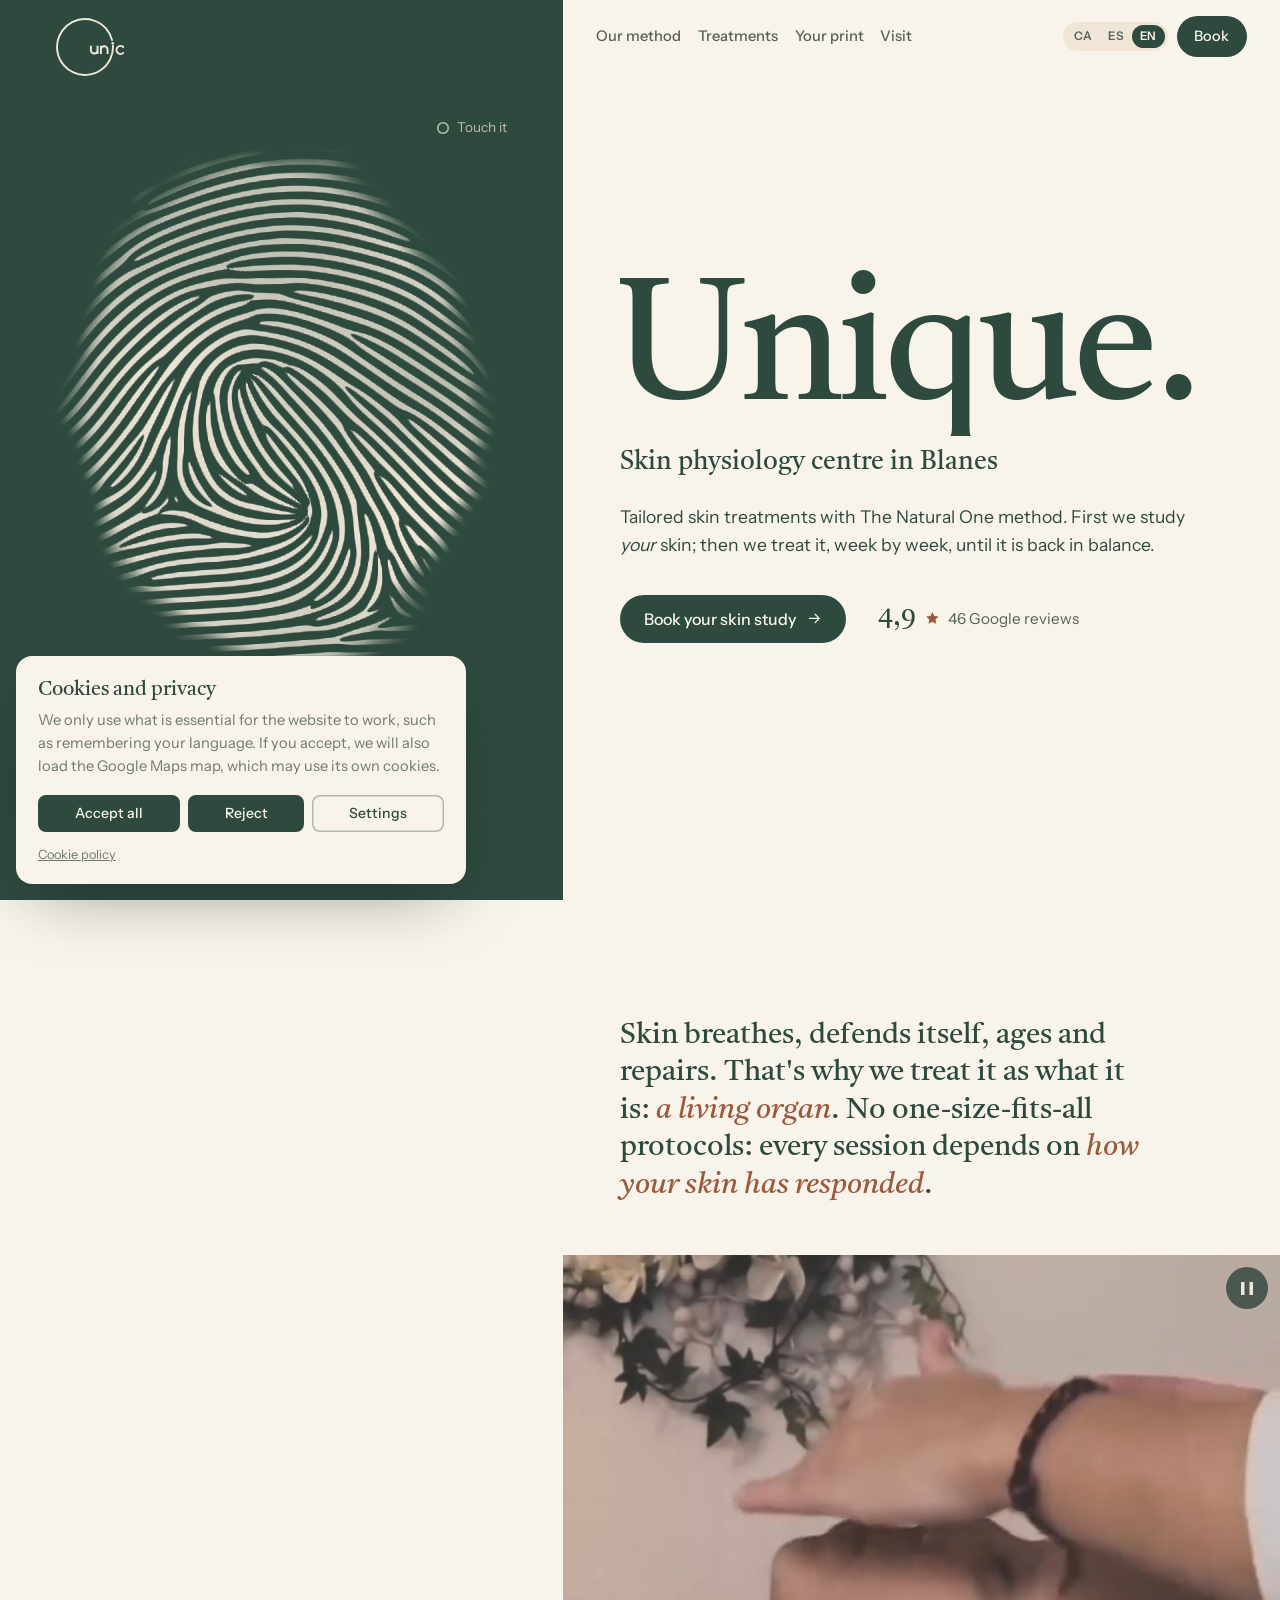
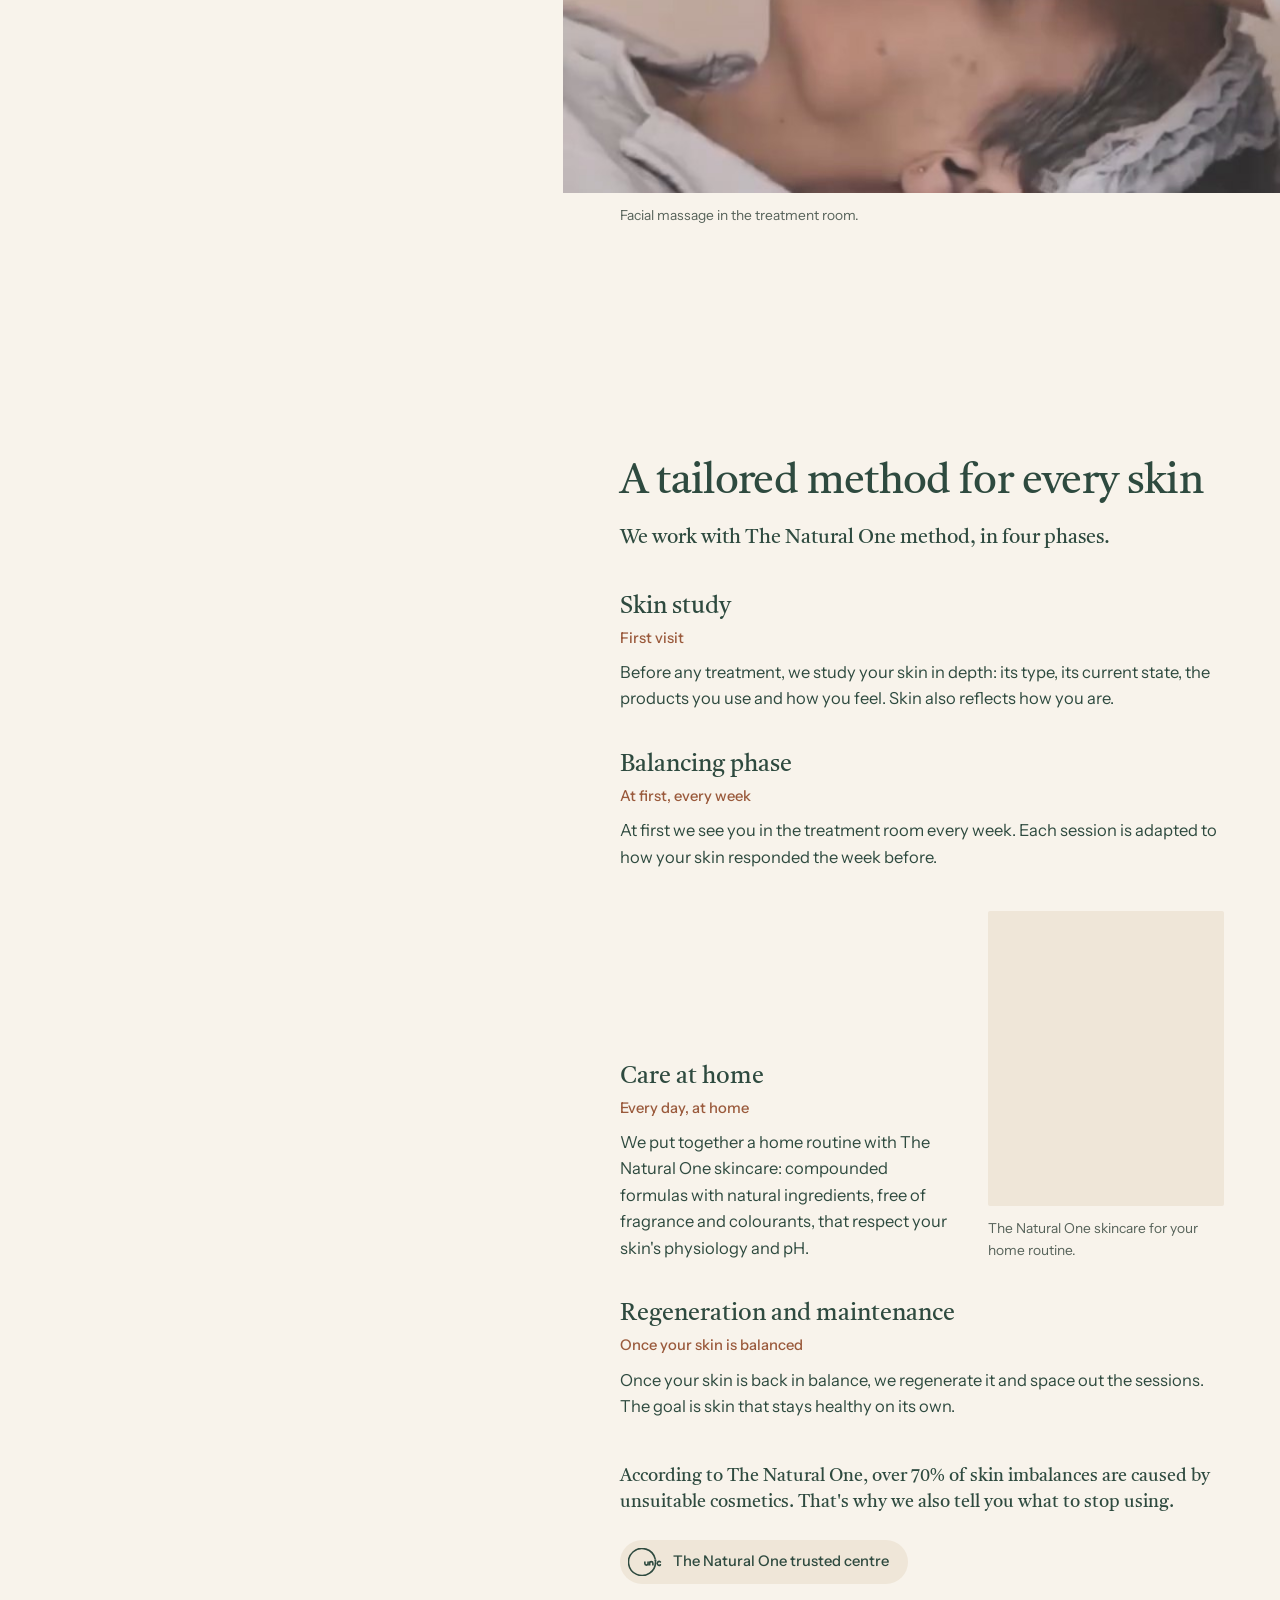
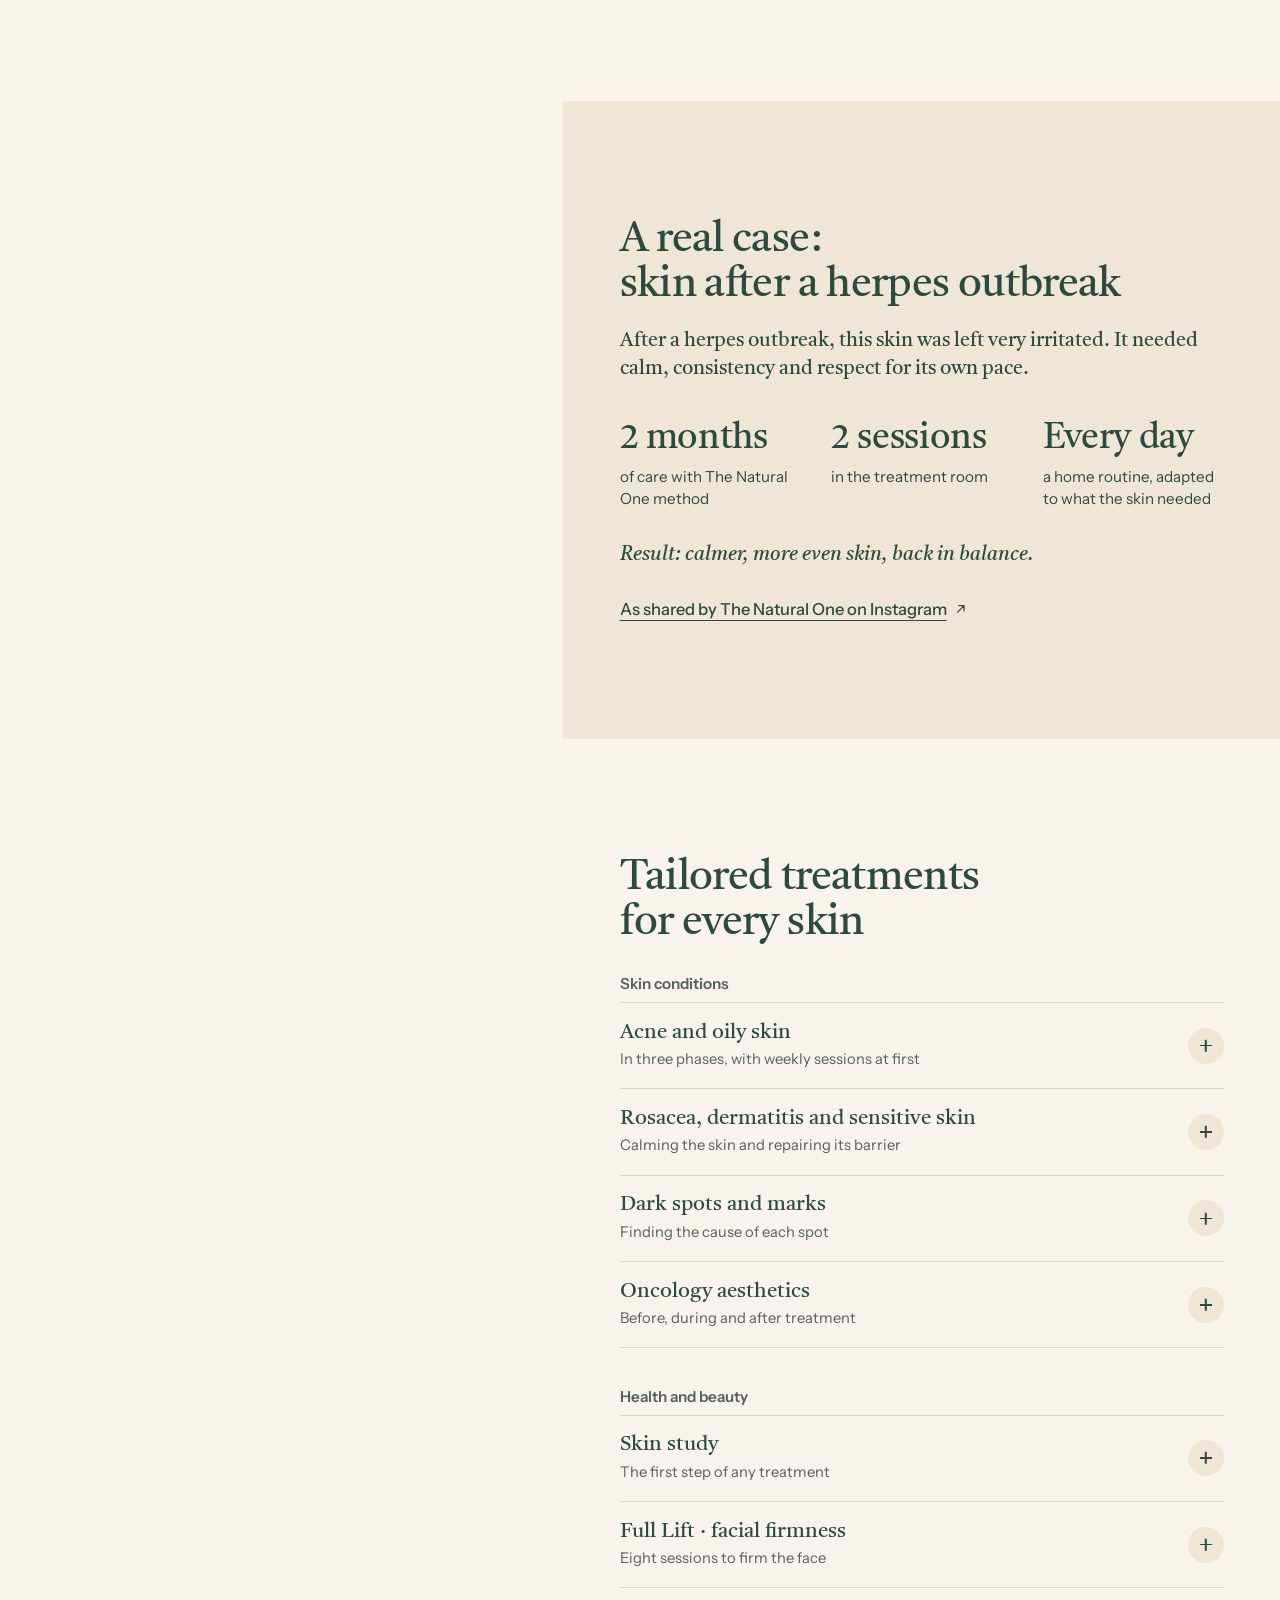
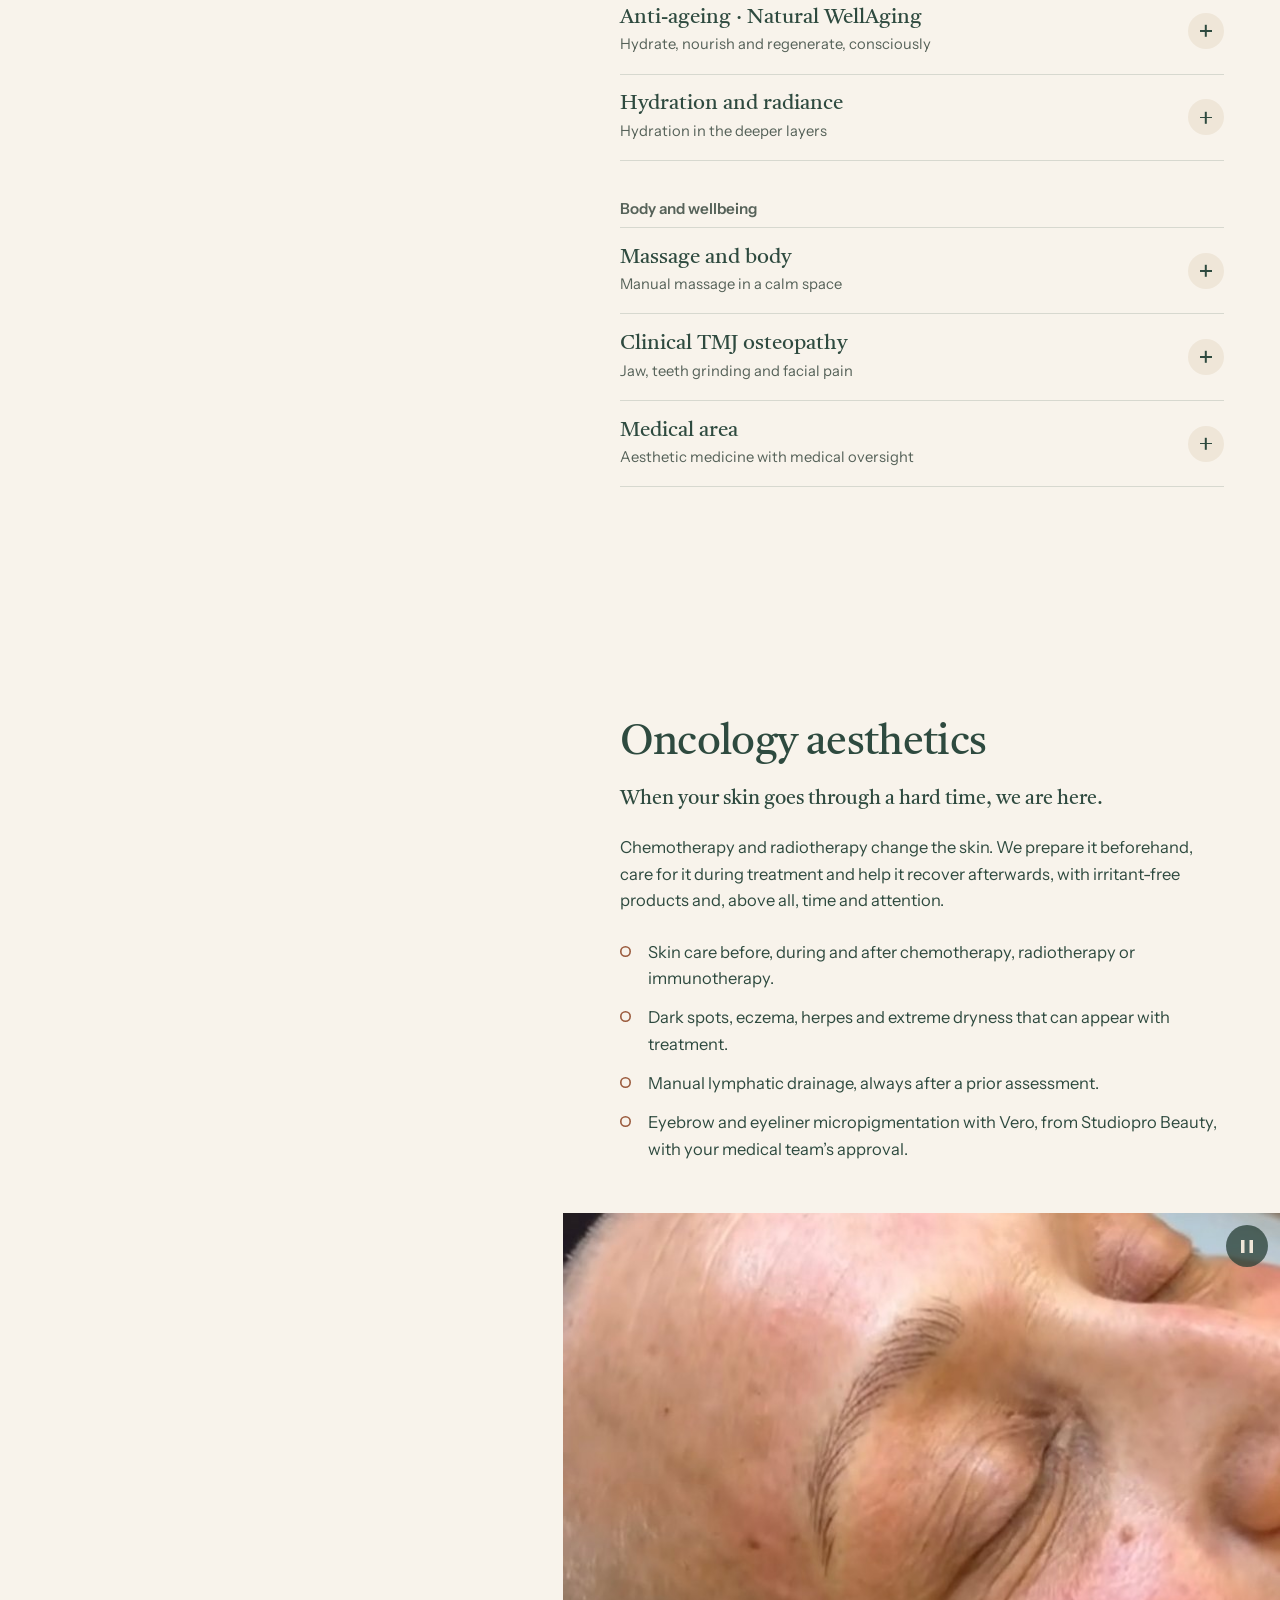
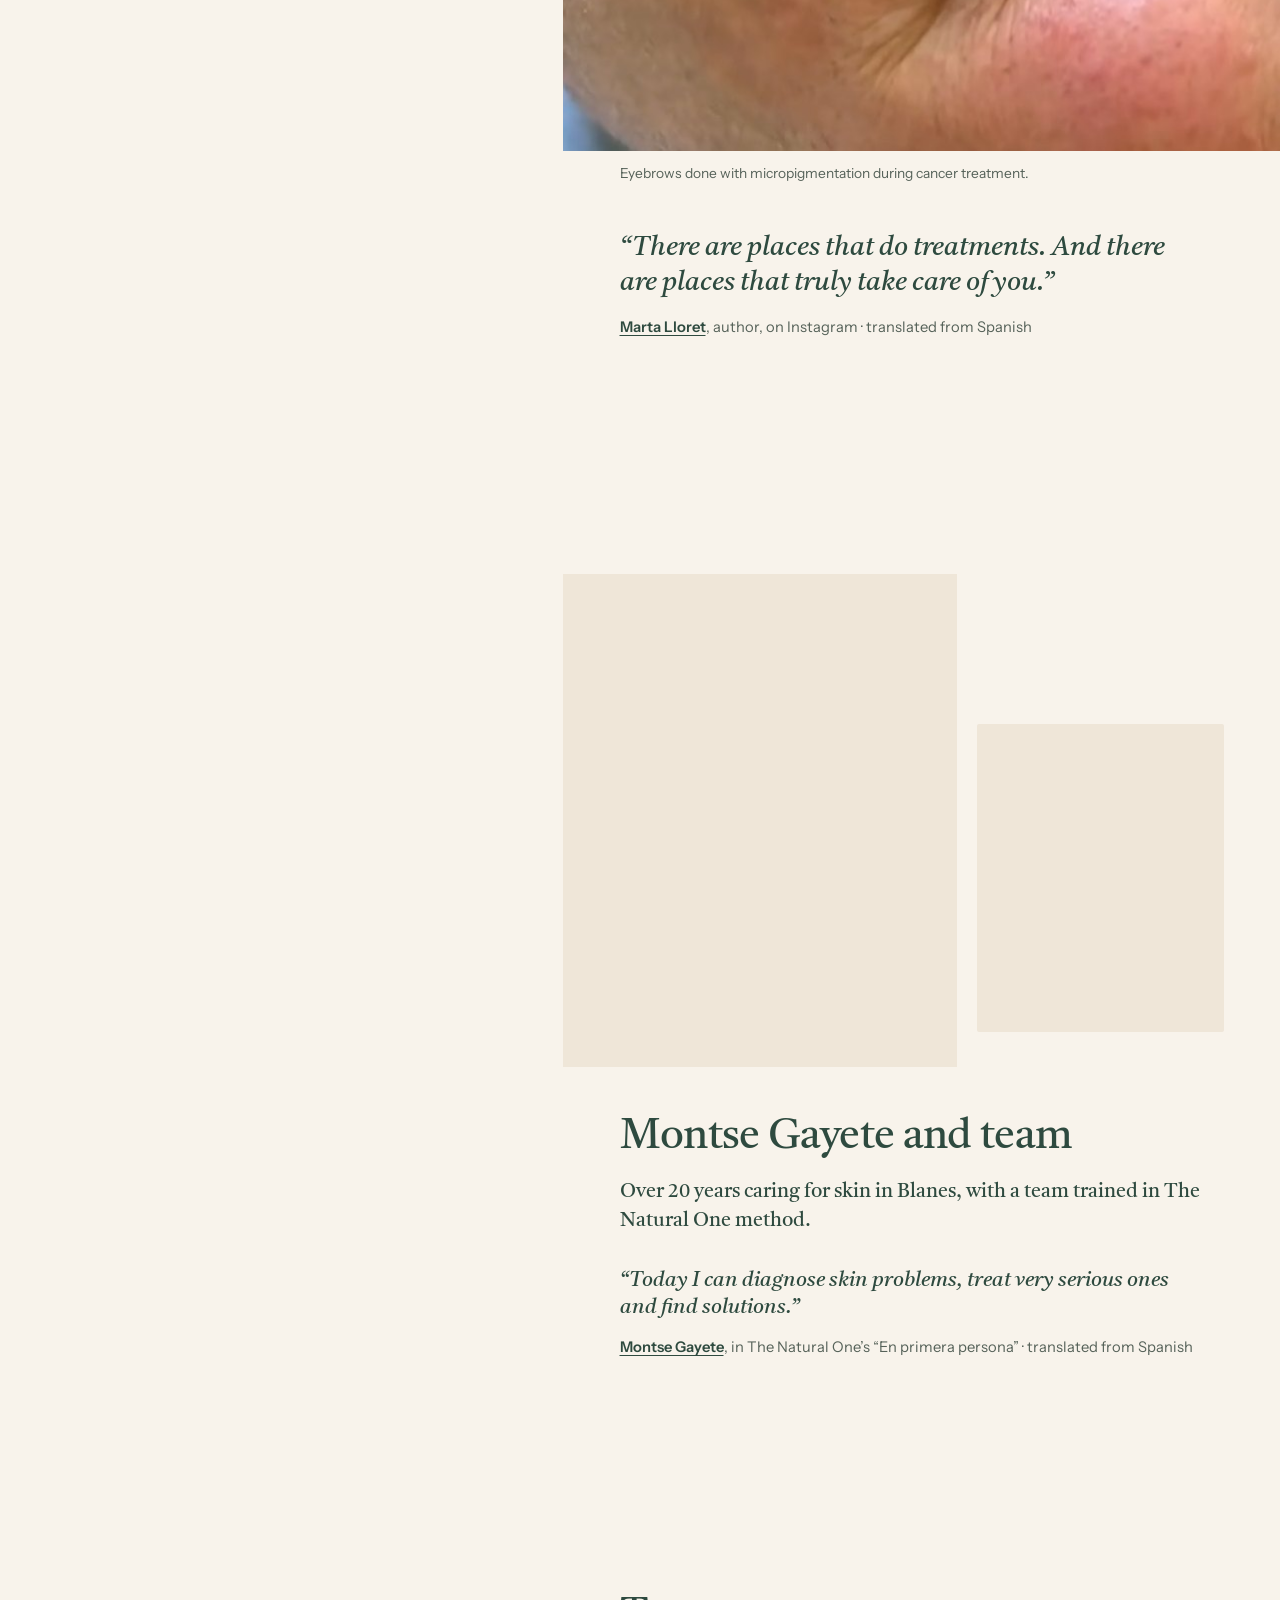
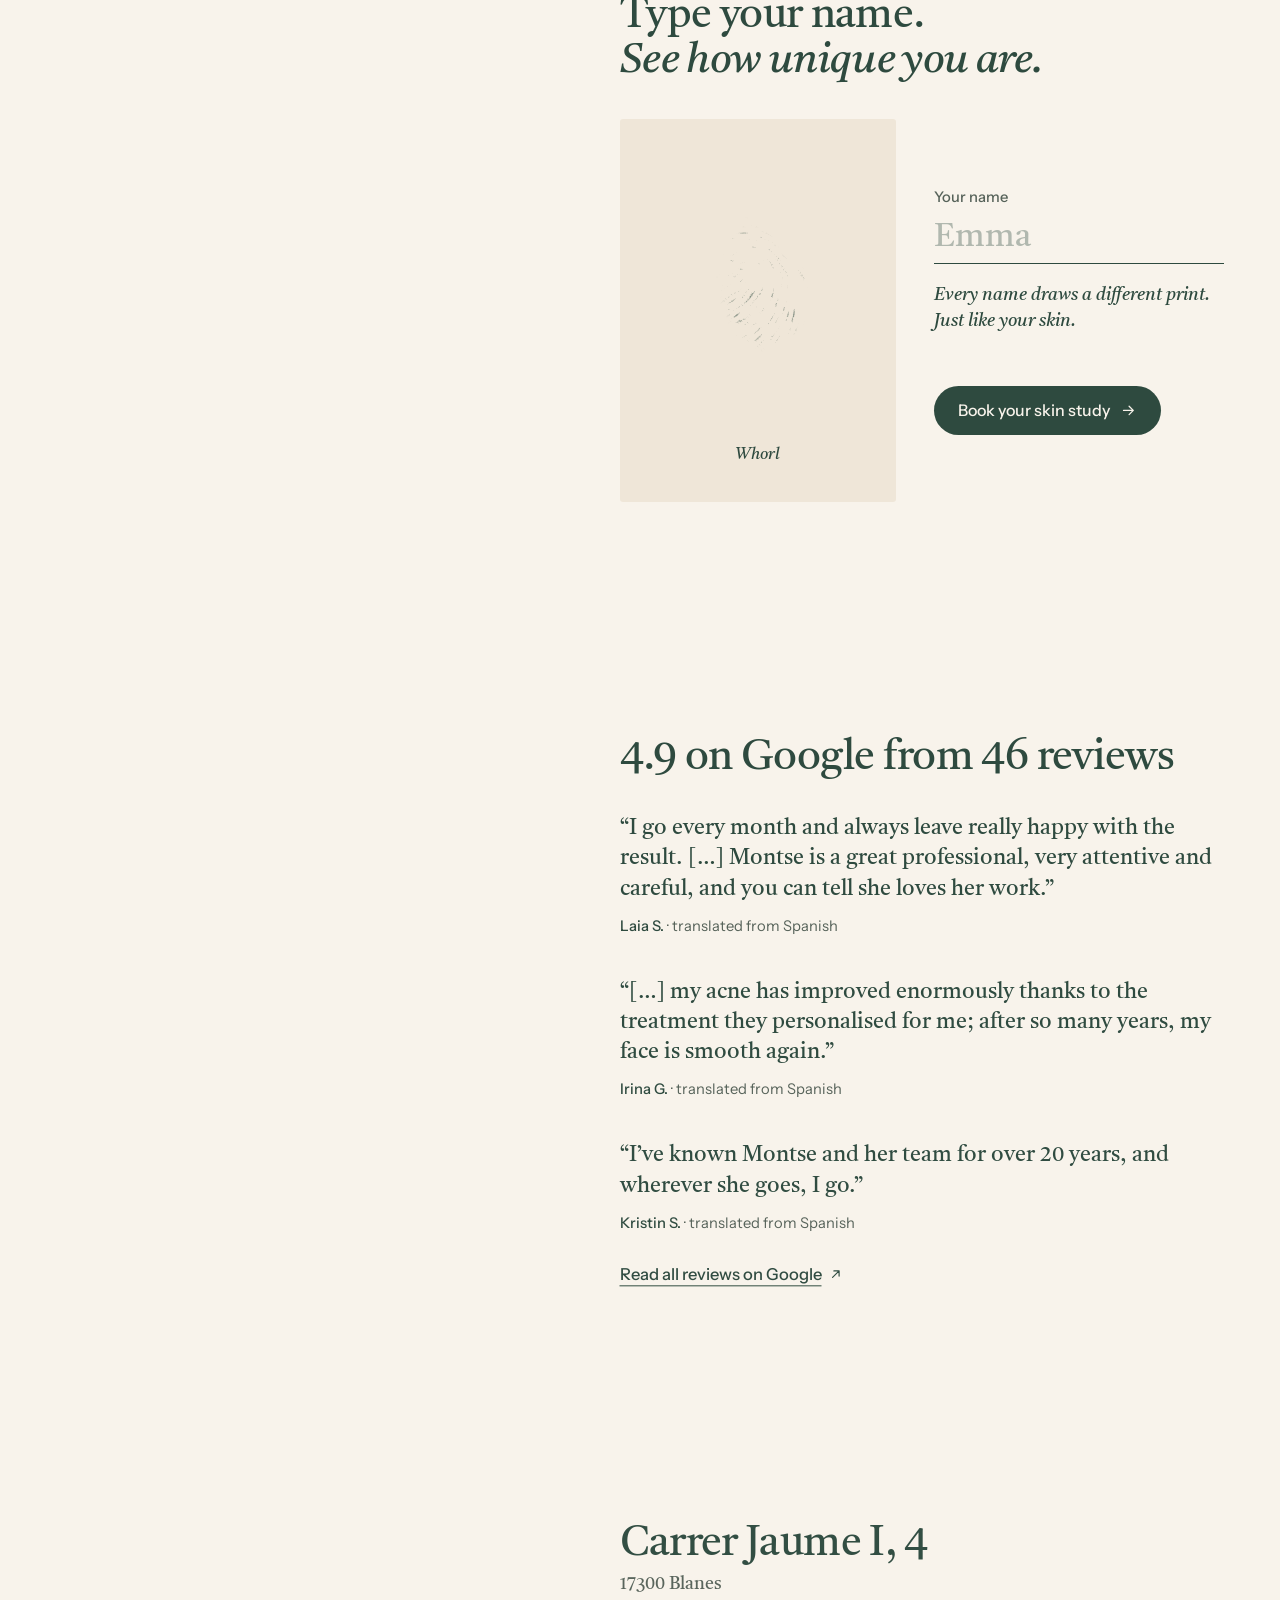
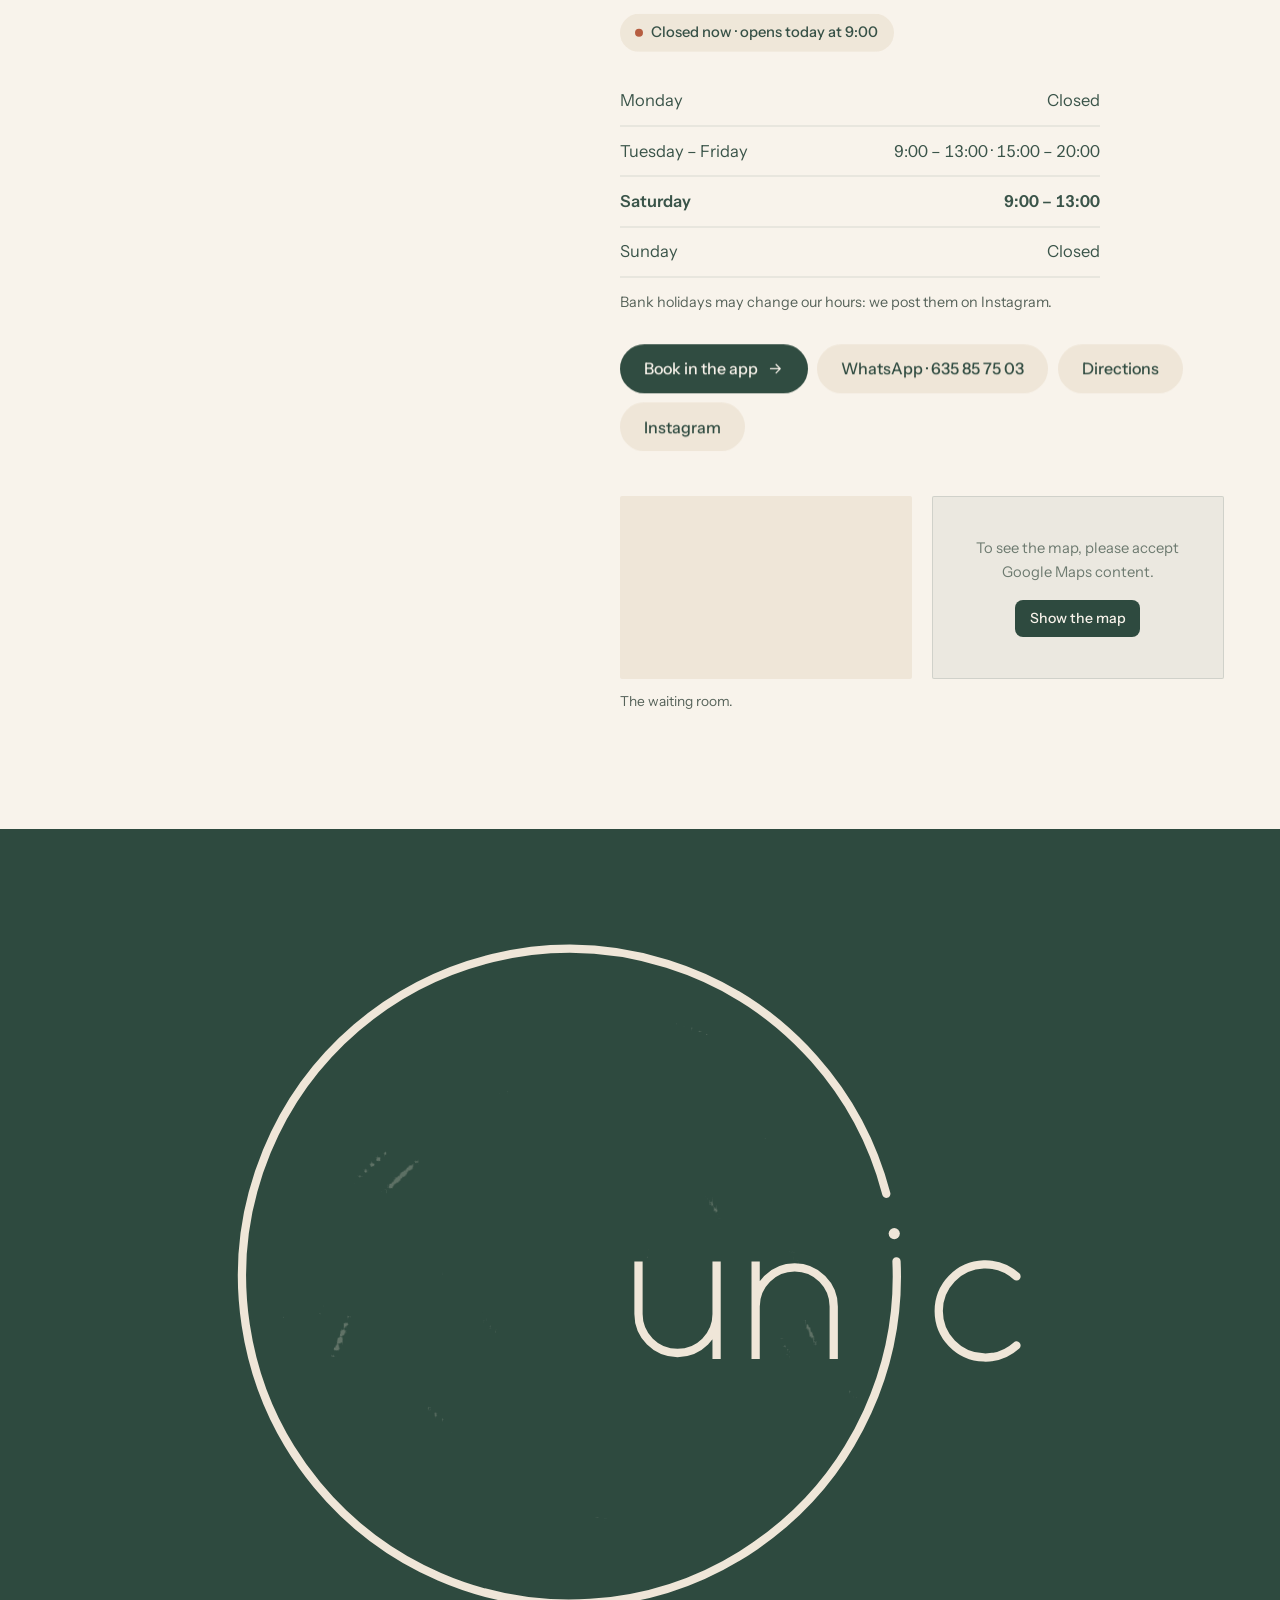
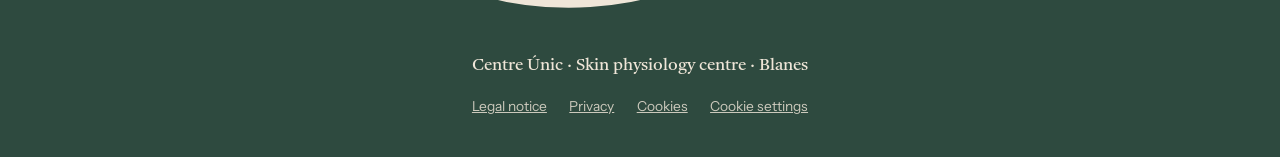
<file: index.html>
<!doctype html>
<html lang="ca">
<head>
<meta charset="utf-8">
<meta name="viewport" content="width=device-width, initial-scale=1">
<title>Centre Únic · Centre fisiològic de la pell · Blanes</title>
<meta name="description" content="Centre Únic, Blanes: centre fisiològic de la pell i centre de confiança The Natural One. Tractaments personalitzats per a acne, rosàcia, taques i antiaging, estètica oncològica i osteopatia de l'ATM. 4,9 ★ a Google.">
<meta name="theme-color" content="#2e4a3f">
<link rel="alternate" hreflang="ca" href="https://mariovalentinopavel.github.io/centre-unic/">
<link rel="alternate" hreflang="es" href="https://mariovalentinopavel.github.io/centre-unic/?lang=es">
<link rel="alternate" hreflang="en" href="https://mariovalentinopavel.github.io/centre-unic/?lang=en">
<link rel="alternate" hreflang="x-default" href="https://mariovalentinopavel.github.io/centre-unic/">
<meta property="og:type" content="website">
<meta property="og:site_name" content="Centre Únic">
<meta property="og:title" content="Centre Únic · Centre fisiològic de la pell · Blanes">
<meta property="og:description" content="Centre fisiològic de la pell i centre de confiança The Natural One a Blanes. Tractaments personalitzats per a cada pell.">
<meta property="og:locale" content="ca_ES">
<meta property="og:url" content="https://mariovalentinopavel.github.io/centre-unic/">
<meta property="og:image" content="https://mariovalentinopavel.github.io/centre-unic/assets/img/og.jpg">
<meta property="og:image:width" content="1200">
<meta property="og:image:height" content="630">
<meta name="twitter:card" content="summary_large_image">
<link rel="icon" href="data:image/svg+xml,%3Csvg xmlns='http://www.w3.org/2000/svg' viewBox='0 0 64 64'%3E%3Crect width='64' height='64' rx='14' fill='%232e4a3f'/%3E%3Cpath d='M45.94 30.61A16 16 0 1 1 43.86 24' fill='none' stroke='%23efe6d8' stroke-width='3.4' stroke-linecap='round'/%3E%3Ccircle cx='45.26' cy='27.19' r='2' fill='%23efe6d8'/%3E%3C/svg%3E">
<link rel="preload" href="assets/fonts/castoro-400.woff2" as="font" type="font/woff2" crossorigin>
<link rel="stylesheet" href="css/fonts.css?v=12">
<link rel="stylesheet" href="css/style.css?v=12">
<link rel="stylesheet" href="css/consent.css?v=12">
<script type="application/ld+json">
{"@context":"https://schema.org","@type":"BeautySalon","name":"Centre Únic","description":"Centre fisiològic de la pell i centre de confiança The Natural One. Tractaments personalitzats de la pell, estètica oncològica i osteopatia clínica de l'ATM.","url":"https://mariovalentinopavel.github.io/centre-unic/","image":"https://mariovalentinopavel.github.io/centre-unic/assets/img/montse.webp","telephone":"+34 635 85 75 03","address":{"@type":"PostalAddress","streetAddress":"Carrer Jaume I, 4","postalCode":"17300","addressLocality":"Blanes","addressRegion":"Girona","addressCountry":"ES"},"geo":{"@type":"GeoCoordinates","latitude":41.6763022,"longitude":2.7905173},"openingHoursSpecification":[{"@type":"OpeningHoursSpecification","dayOfWeek":["Tuesday","Wednesday","Thursday","Friday"],"opens":"09:00","closes":"13:00"},{"@type":"OpeningHoursSpecification","dayOfWeek":["Tuesday","Wednesday","Thursday","Friday"],"opens":"15:00","closes":"20:00"},{"@type":"OpeningHoursSpecification","dayOfWeek":"Saturday","opens":"09:00","closes":"13:00"}],"sameAs":["https://www.instagram.com/centreunic/"]}
</script>
</head>
<body>
<a class="skip" href="#contingut" data-i18n="skip">Salta al contingut</a>

<!-- el logotipe: el cercle fa de «i» de «unic» -->
<svg width="0" height="0" style="position:absolute" aria-hidden="true" focusable="false">
  <symbol id="mark" viewBox="44 74 546 452">
    <g fill="none" stroke="currentColor" stroke-linecap="round">
      <path d="M487.8 290A218 218 0 1 1 481 245"/>
      <path d="M316 290V325A26 26 0 0 0 368 325M368 290V355" stroke-linecap="butt"/>
      <path d="M394 290V355M394 320A26 26 0 0 1 446 320V355" stroke-linecap="butt"/>
      <path d="M567.7 300A31 31 0 1 0 567.7 346"/>
      <path class="mark__dot" d="M486.3 271.5h0"/>
    </g>
  </symbol>
</svg>

<header class="nav" id="nav">
  <a class="nav__logo" href="#top" aria-label="Centre Únic"><svg class="mark" aria-hidden="true" focusable="false"><use href="#mark"/></svg></a>
  <div class="nav__bar">
    <nav class="nav__links" aria-label="Seccions" data-i18n-attr="aria-label:nav.aria">
      <a href="#metode" data-i18n="nav.method">El mètode</a><a href="#tractaments" data-i18n="nav.treat">Tractaments</a><a href="#empremta" data-i18n="nav.print">La teva empremta</a><a href="#visita" data-i18n="nav.visit">Visita</a>
    </nav>
    <div class="nav__end">
      <div class="lang" role="group" aria-label="Idioma / Language"><button type="button" data-lang="ca" aria-pressed="true">CA</button><button type="button" data-lang="es" aria-pressed="false">ES</button><button type="button" data-lang="en" aria-pressed="false">EN</button></div>
      <a class="nav__cta" href="https://appcentreunic.viday.es" target="_blank" rel="noopener" data-i18n="nav.book">Reserva</a>
    </div>
  </div>
</header>

<div class="split" id="top">
  <!-- COLUMNA FIXA: una empremta real que canvia amb cada secció -->
  <aside class="print" id="print">
    <canvas id="printCanvas" aria-hidden="true"></canvas>
    <p class="print__hint" aria-hidden="true"><i></i><span data-i18n="print.hint">Toca-la</span></p>
    <div class="print__meta">
      <p class="print__type" id="printType">&nbsp;</p>
      <p class="print__cap" id="printCap">La pell de cada persona és irrepetible.</p>
    </div>
  </aside>

  <main class="content" id="contingut">
    <section class="block hero" id="inici" data-print="hero" data-cap="cap1">
      <h1 class="hero__title"><span class="hero__mask"><span class="hero__word" data-i18n="hero.t">Únic.</span></span> <span class="hero__sub" data-i18n="hero.sub">Centre fisiològic de la pell a Blanes</span></h1>
      <p class="hero__lead" data-i18n="hero.l">Tractaments de pell fets a mida amb el mètode The Natural One. Primer estudiem com és <em>la teva</em> pell; després la tractem, setmana a setmana, fins que recupera l'equilibri.</p>
      <div class="hero__row">
        <a class="btn" href="https://appcentreunic.viday.es" target="_blank" rel="noopener"><span data-i18n="hero.cta">Reserva l'estudi de la teva pell</span><svg class="btn__arrow" viewBox="0 0 24 24" aria-hidden="true"><path d="M5 12h13M13 6l6 6-6 6"/></svg></a>
        <a class="rate" href="https://www.google.com/maps/place/Centre+%C3%9Anic/data=!4m2!3m1!1s0x12bb17ce676ffee1:0x9469191b26a2214" target="_blank" rel="noopener"><b>4,9</b><svg class="star" viewBox="0 0 24 24" aria-hidden="true"><path d="M12 2.8l2.7 5.6 6.1.9-4.4 4.3 1 6.1L12 16.9l-5.5 2.8 1-6.1-4.4-4.3 6.1-.9z"/></svg><span data-i18n="hero.rev">46 ressenyes a Google</span></a>
      </div>
    </section>

    <section class="block manifest" data-print="manifest" data-cap="cap2">
      <p class="statement" data-i18n="man.t">La pell respira, es defensa, envelleix i es repara. Per això la tractem com el que és: <strong>un òrgan viu</strong>. Res de protocols en sèrie: cada sessió es decideix segons <strong>com ha respost la teva pell</strong>.</p>
      <figure class="media media--bleed" data-reveal>
        <video src="assets/vid/facial.mp4" poster="assets/vid/facial.jpg" width="720" height="540" muted loop playsinline preload="none" aria-hidden="true"></video>
        <button class="media__pp" type="button" aria-label="Pausa el vídeo" data-i18n-attr="aria-label:vid.pause"><i aria-hidden="true"></i></button>
        <figcaption data-i18n="man.cap">Massatge facial a cabina.</figcaption>
      </figure>
    </section>

    <section class="block method" id="metode" data-print="method" data-cap="cap3">
      <h2 data-i18n="me.h">Un mètode a mida per a cada pell</h2>
      <p class="lead" data-i18n="me.lead">Treballem amb el mètode The Natural One, en quatre fases.</p>
      <ol class="steps">
        <li class="step" data-step="study"><h3 data-i18n="me.s1">Estudi de la pell</h3><p class="step__when" data-i18n="me.w1">Primera visita</p><p data-i18n="me.s1p">Abans de cap tractament, estudiem la teva pell a fons: el biotip, com està ara, quins cosmètics fas servir i com et sents. La pell també reflecteix com estàs.</p></li>
        <li class="step" data-step="balance"><h3 data-i18n="me.s2">Fase d'equilibri</h3><p class="step__when" data-i18n="me.w2">Al principi, cada setmana</p><p data-i18n="me.s2p">Al principi et veiem cada setmana a cabina. Cada sessió s'adapta a com ha respost la pell la setmana anterior.</p></li>
        <li class="step step--img" data-step="home">
          <div><h3 data-i18n="me.s3">Cura a casa</h3><p class="step__when" data-i18n="me.w3">Cada dia, a casa</p><p data-i18n="me.s3p">Et preparem una rutina amb cosmètica The Natural One: fórmules magistrals amb ingredients naturals, sense perfums ni colorants, que respecten la fisiologia i el pH de la pell.</p></div>
          <figure class="media media--step" data-reveal><img src="assets/img/montse-cabina.webp" srcset="assets/img/montse-cabina-sm.webp 600w, assets/img/montse-cabina.webp 900w" sizes="(max-width: 900px) 70vw, 22vw" width="900" height="1125" alt="Montse Gayete ensenya cosmètica The Natural One a cabina" data-i18n-attr="alt:alt.cabina" loading="lazy" decoding="async"><figcaption data-i18n="me.cap3">Cosmètica The Natural One per a la rutina de casa.</figcaption></figure>
        </li>
        <li class="step" data-step="regen"><h3 data-i18n="me.s4">Regeneració i manteniment</h3><p class="step__when" data-i18n="me.w4">Quan la pell s'equilibra</p><p data-i18n="me.s4p">Quan la pell recupera l'equilibri, la regenerem i espaiem les sessions. L'objectiu és que es mantingui sana per ella mateixa.</p></li>
      </ol>
      <p class="stat" data-i18n="me.stat">Segons The Natural One, més del 70 % dels desequilibris de la pell els provoquen cosmètics inadequats. Per això també et diem què has de deixar de fer servir.</p>
      <a class="badge" href="https://www.thenaturalone.es/centros-asociados/" target="_blank" rel="noopener"><svg class="mark" aria-hidden="true" focusable="false"><use href="#mark"/></svg><span data-i18n="me.badge">Centre de confiança The Natural One</span></a>
    </section>

    <section class="block case" id="cas" data-print="case" data-cap="capCase">
      <h2 data-i18n="case.h">Un cas real:<br>la pell després d'un herpes</h2>
      <p class="lead" data-i18n="case.p">Després d'un brot d'herpes, aquesta pell va quedar molt alterada. Necessitava calma, constància i respecte pels seus temps.</p>
      <dl class="facts">
        <div><dt data-i18n="case.f1n">2 mesos</dt><dd data-i18n="case.f1">d'acompanyament amb el mètode The Natural One</dd></div>
        <div><dt data-i18n="case.f2n">2 sessions</dt><dd data-i18n="case.f2">de tractament a cabina</dd></div>
        <div><dt data-i18n="case.f3n">Cada dia</dt><dd data-i18n="case.f3">una rutina a casa, adaptada al que demanava la pell</dd></div>
      </dl>
      <p class="case__res" data-i18n="case.r">Resultat: una pell més calmada, més uniforme i de nou en equilibri.</p>
      <a class="link" href="https://www.instagram.com/thenaturalonecosmetics/p/DeRIGgYiQbZ/" target="_blank" rel="noopener"><span data-i18n="case.src">Ho explica The Natural One a Instagram</span><svg viewBox="0 0 24 24" aria-hidden="true"><path d="M7 17L17 7M9 7h8v8"/></svg></a>
    </section>

    <section class="block treat" id="tractaments" data-print="treat" data-cap="cap4">
      <h2 data-i18n="tr.h">Tractaments a mida per a cada pell</h2>
      <div class="acc">
        <h3 class="acc__g" data-i18n="tr.g1">Pells amb desequilibris</h3>
        <details data-t="a1"><summary><span class="acc__t"><strong data-i18n="a1">Acne i pell grassa</strong><span data-i18n="a1s">En tres fases, amb sessions setmanals al principi</span></span><i class="acc__x" aria-hidden="true"></i></summary><div class="acc__body"><div data-i18n="x1"></div><a class="link" data-ask target="_blank" rel="noopener" href="https://wa.me/34635857503" data-i18n="tr.ask">Pregunta per aquest tractament</a></div></details>
        <details data-t="a2"><summary><span class="acc__t"><strong data-i18n="a2">Rosàcia, dermatitis i pell sensible</strong><span data-i18n="a2s">Calmar la pell i reparar-ne la barrera</span></span><i class="acc__x" aria-hidden="true"></i></summary><div class="acc__body"><div data-i18n="x2"></div><a class="link" data-ask target="_blank" rel="noopener" href="https://wa.me/34635857503" data-i18n="tr.ask">Pregunta per aquest tractament</a></div></details>
        <details data-t="a3"><summary><span class="acc__t"><strong data-i18n="a3">Taques i marques</strong><span data-i18n="a3s">Trobar l'origen de cada taca</span></span><i class="acc__x" aria-hidden="true"></i></summary><div class="acc__body"><div data-i18n="x3"></div><a class="link" data-ask target="_blank" rel="noopener" href="https://wa.me/34635857503" data-i18n="tr.ask">Pregunta per aquest tractament</a></div></details>
        <details data-t="a4"><summary><span class="acc__t"><strong data-i18n="a4">Estètica oncològica</strong><span data-i18n="a4s">Abans, durant i després del tractament</span></span><i class="acc__x" aria-hidden="true"></i></summary><div class="acc__body"><div data-i18n="x4"></div><a class="link" data-ask target="_blank" rel="noopener" href="https://wa.me/34635857503" data-i18n="tr.ask">Pregunta per aquest tractament</a></div></details>
        <h3 class="acc__g" data-i18n="tr.g2">Salut i bellesa</h3>
        <details data-t="a5"><summary><span class="acc__t"><strong data-i18n="a5">Estudi de la pell</strong><span data-i18n="a5s">El primer pas de qualsevol tractament</span></span><i class="acc__x" aria-hidden="true"></i></summary><div class="acc__body"><div data-i18n="x5"></div><a class="link" data-ask target="_blank" rel="noopener" href="https://wa.me/34635857503" data-i18n="tr.ask">Pregunta per aquest tractament</a></div></details>
        <details data-t="a6"><summary><span class="acc__t"><strong data-i18n="a6">Full Lift · fermesa facial</strong><span data-i18n="a6s">Vuit sessions per reafirmar el rostre</span></span><i class="acc__x" aria-hidden="true"></i></summary><div class="acc__body"><div data-i18n="x6"></div><a class="link" data-ask target="_blank" rel="noopener" href="https://wa.me/34635857503" data-i18n="tr.ask">Pregunta per aquest tractament</a></div></details>
        <details data-t="a7"><summary><span class="acc__t"><strong data-i18n="a7">Antiaging · Natural WellAging</strong><span data-i18n="a7s">Hidratar, nodrir i regenerar amb consciència</span></span><i class="acc__x" aria-hidden="true"></i></summary><div class="acc__body"><div data-i18n="x7"></div><a class="link" data-ask target="_blank" rel="noopener" href="https://wa.me/34635857503" data-i18n="tr.ask">Pregunta per aquest tractament</a></div></details>
        <details data-t="a8"><summary><span class="acc__t"><strong data-i18n="a8">Hidratació i lluminositat</strong><span data-i18n="a8s">Hidratació a les capes profundes</span></span><i class="acc__x" aria-hidden="true"></i></summary><div class="acc__body"><div data-i18n="x8"></div><a class="link" data-ask target="_blank" rel="noopener" href="https://wa.me/34635857503" data-i18n="tr.ask">Pregunta per aquest tractament</a></div></details>
        <h3 class="acc__g" data-i18n="tr.g3">Cos i benestar</h3>
        <details data-t="a9"><summary><span class="acc__t"><strong data-i18n="a9">Massatges i corporal</strong><span data-i18n="a9s">Massatge manual en un espai tranquil</span></span><i class="acc__x" aria-hidden="true"></i></summary><div class="acc__body"><div data-i18n="x9"></div><a class="link" data-ask target="_blank" rel="noopener" href="https://wa.me/34635857503" data-i18n="tr.ask">Pregunta per aquest tractament</a></div></details>
        <details data-t="a10"><summary><span class="acc__t"><strong data-i18n="a10">Osteopatia clínica de l'ATM</strong><span data-i18n="a10s">Mandíbula, bruxisme i dolor facial</span></span><i class="acc__x" aria-hidden="true"></i></summary><div class="acc__body"><div data-i18n="x10"></div><a class="link" data-ask target="_blank" rel="noopener" href="https://wa.me/34635857503" data-i18n="tr.ask">Pregunta per aquest tractament</a></div></details>
        <details data-t="a11"><summary><span class="acc__t"><strong data-i18n="a11">Àrea mèdica</strong><span data-i18n="a11s">Medicina estètica amb criteri mèdic</span></span><i class="acc__x" aria-hidden="true"></i></summary><div class="acc__body"><div data-i18n="x11"></div><a class="link" data-ask target="_blank" rel="noopener" href="https://wa.me/34635857503" data-i18n="tr.ask">Pregunta per aquest tractament</a></div></details>
      </div>
    </section>

    <section class="block onco" id="oncologia" data-print="onco" data-cap="cap5">
      <h2 data-i18n="o.h">Estètica oncològica</h2>
      <p class="lead" data-i18n="o.l">Quan la pell passa per un moment difícil, hi som.</p>
      <p data-i18n="o.p">La quimioteràpia i la radioteràpia canvien la pell. La preparem abans, la cuidem durant el tractament i l'ajudem a recuperar-se després, amb productes sense components irritants i, sobretot, amb temps i escolta.</p>
      <ul class="ticks">
        <li data-i18n="o.l1">Cura de la pell abans, durant i després de la quimioteràpia, la radioteràpia o la immunoteràpia.</li>
        <li data-i18n="o.l2">Taques, èczemes, herpes i sequedat extrema que poden aparèixer amb els tractaments.</li>
        <li data-i18n="o.l3">Drenatge limfàtic manual, sempre amb una valoració prèvia.</li>
        <li data-i18n="o.l4">Micropigmentació de celles i d'eyeliner amb la Vero, de Studiopro Beauty, amb l'autorització del teu equip mèdic.</li>
      </ul>
      <figure class="media media--bleed" data-reveal>
        <video src="assets/vid/cejas.mp4" poster="assets/vid/cejas.jpg" width="720" height="540" muted loop playsinline preload="none" aria-hidden="true"></video>
        <button class="media__pp" type="button" aria-label="Pausa el vídeo" data-i18n-attr="aria-label:vid.pause"><i aria-hidden="true"></i></button>
        <figcaption data-i18n="o.cap">Celles fetes amb micropigmentació durant un tractament oncològic.</figcaption>
      </figure>
      <figure class="quote">
        <blockquote><p data-i18n="o.q">«Hi ha llocs on fan tractaments. I hi ha llocs on et cuiden de debò.»</p></blockquote>
        <figcaption><a href="https://www.instagram.com/marta_de_rizos/reel/DVvkYf0DHAI/" target="_blank" rel="noopener">Marta Lloret</a>, <span data-i18n="o.who">escriptora, a Instagram · traduït del castellà</span></figcaption>
      </figure>
    </section>

    <section class="block team" id="equip" data-print="team" data-cap="cap6">
      <div class="team__pics">
        <figure class="media team__main" data-reveal><img src="assets/img/montse.webp" srcset="assets/img/montse-sm.webp 640w, assets/img/montse.webp 1000w" sizes="(max-width: 900px) 64vw, 30vw" width="1000" height="1250" alt="Montse Gayete amb cosmètica The Natural One" data-i18n-attr="alt:alt.montse" loading="lazy" decoding="async"></figure>
        <figure class="media team__side" data-reveal><img src="assets/img/equip.webp" sizes="(max-width: 900px) 36vw, 18vw" width="625" height="781" alt="Dues professionals de l'equip de Centre Únic" data-i18n-attr="alt:alt.team" loading="lazy" decoding="async"></figure>
      </div>
      <h2 data-i18n="m.h">Montse Gayete i equip</h2>
      <p class="lead" data-i18n="m.p">Més de 20 anys cuidant la pell de Blanes, amb un equip format en el mètode The Natural One.</p>
      <figure class="quote quote--sm">
        <blockquote><p data-i18n="m.q">«Avui puc diagnosticar problemes de pell, tractar problemes molt seriosos i donar-los solucions.»</p></blockquote>
        <figcaption><a href="https://www.instagram.com/thenaturalonecosmetics/reel/DdDpwCPpNqM/" target="_blank" rel="noopener">Montse Gayete</a>, <span data-i18n="m.who">a «En primera persona», de The Natural One · traduït del castellà</span></figcaption>
      </figure>
    </section>

    <section class="block gen" id="empremta" data-print="gen" data-cap="cap7">
      <h2 data-i18n="g.h">Escriu el teu nom.<br><em>Mira que única ets.</em></h2>
      <div class="gen__grid">
        <div class="gen__card">
          <canvas id="genCanvas" class="gen__canvas" role="img" aria-label="Empremta generada amb el teu nom" data-i18n-attr="aria-label:g.aria"></canvas>
          <p class="gen__read" id="genRead">&nbsp;</p>
        </div>
        <div class="gen__form">
          <label class="gen__field" for="genName"><span data-i18n="g.label">El teu nom</span><input id="genName" type="text" maxlength="24" placeholder="Laia" data-i18n-attr="placeholder:g.ph" autocomplete="given-name" spellcheck="false"></label>
          <p class="gen__out" id="genOut" aria-live="polite">Cada nom dibuixa una empremta diferent. Com la teva pell.</p>
          <div class="gen__btns">
            <a class="btn" id="genCta" href="https://appcentreunic.viday.es" target="_blank" rel="noopener"><span>Reserva l'estudi de la teva pell</span><svg class="btn__arrow" viewBox="0 0 24 24" aria-hidden="true"><path d="M5 12h13M13 6l6 6-6 6"/></svg></a>
            <button class="btn btn--soft" id="genSave" type="button" hidden><svg viewBox="0 0 24 24" aria-hidden="true"><path d="M12 4v11M7 10l5 5 5-5M5 20h14"/></svg><span data-i18n="g.save">Desa la imatge</span></button>
          </div>
        </div>
      </div>
    </section>

    <section class="block voices" id="ressenyes" data-print="voices" data-cap="cap8">
      <h2 data-i18n="v.h">4,9 a Google, amb 46 ressenyes</h2>
      <div class="reviews">
        <figure class="review"><blockquote><p data-i18n="v.q1">«Hi vaig cada mes i sempre en surto molt contenta amb el resultat. […] La Montse és una gran professional, molt atenta i curosa, i es nota que li agrada la seva feina.»</p></blockquote><figcaption>Laia S. <span data-i18n="v.tr">· traduïda del castellà</span></figcaption></figure>
        <figure class="review"><blockquote><p data-i18n="v.q2">«[…] m'ha millorat moltíssim l'acne gràcies al tractament que m'han personalitzat; després de tants anys, torno a tenir la cara llisa.»</p></blockquote><figcaption>Irina G. <span data-i18n="v.tr">· traduïda del castellà</span></figcaption></figure>
        <figure class="review"><blockquote><p data-i18n="v.q3">«Conec la Montse i el seu equip des de fa més de 20 anys, i allà on ella vagi, jo hi vaig.»</p></blockquote><figcaption>Kristin S. <span data-i18n="v.tr">· traduïda del castellà</span></figcaption></figure>
      </div>
      <a class="link" href="https://www.google.com/maps/place/Centre+%C3%9Anic/data=!4m2!3m1!1s0x12bb17ce676ffee1:0x9469191b26a2214" target="_blank" rel="noopener"><span data-i18n="v.all">Llegeix totes les ressenyes a Google</span><svg viewBox="0 0 24 24" aria-hidden="true"><path d="M7 17L17 7M9 7h8v8"/></svg></a>
    </section>

    <section class="block visit" id="visita" data-print="visit" data-cap="capVisit">
      <h2>Carrer Jaume I, 4 <small>17300 Blanes</small></h2>
      <p class="status" id="status" hidden><i aria-hidden="true"></i><span></span></p>
      <dl class="hours">
        <div data-days="1"><dt data-i18n="d1">Dilluns</dt><dd data-i18n="closed">Tancat</dd></div>
        <div data-days="2 3 4 5"><dt data-i18n="d25">Dimarts – divendres</dt><dd><span>9:00 – 13:00</span><span>15:00 – 20:00</span></dd></div>
        <div data-days="6"><dt data-i18n="d6">Dissabte</dt><dd>9:00 – 13:00</dd></div>
        <div data-days="0"><dt data-i18n="d0">Diumenge</dt><dd data-i18n="closed">Tancat</dd></div>
      </dl>
      <p class="note" data-i18n="vi.note">Els festius poden canviar l'horari: ho avisem a Instagram.</p>
      <div class="actions">
        <a class="btn" href="https://appcentreunic.viday.es" target="_blank" rel="noopener"><span data-i18n="vi.app">Reserva a l'app</span><svg class="btn__arrow" viewBox="0 0 24 24" aria-hidden="true"><path d="M5 12h13M13 6l6 6-6 6"/></svg></a>
        <a class="btn btn--soft" href="https://wa.me/34635857503?text=Hola%20Centre%20%C3%9Anic%2C%20voldria%20demanar%20hora" data-i18n-attr="href:vi.wa" target="_blank" rel="noopener">WhatsApp · 635 85 75 03</a>
        <a class="btn btn--soft" href="https://www.google.com/maps/search/?api=1&amp;query=Centre+%C3%9Anic+Carrer+Jaume+I+4+Blanes" target="_blank" rel="noopener" data-i18n="vi.map">Com arribar</a>
        <a class="btn btn--soft" href="https://www.instagram.com/centreunic/" target="_blank" rel="noopener">Instagram</a>
      </div>
      <div class="visit__media">
        <figure class="media" data-reveal><img src="assets/img/espai.webp" width="768" height="432" alt="Sala d'espera de Centre Únic, amb butaques de color aigua marina i plantes" data-i18n-attr="alt:alt.espai" loading="lazy" decoding="async"><figcaption data-i18n="vi.cap">La sala d'espera.</figcaption></figure>
        <div class="cc-map" data-src="https://www.google.com/maps?q=Centre%20%C3%9Anic%2C%20Carrer%20Jaume%20I%204%2C%2017300%20Blanes&amp;output=embed"></div>
      </div>
    </section>
  </main>
</div>

<footer class="foot">
  <div class="foot__mark">
    <canvas id="footPrint" aria-hidden="true"></canvas>
    <svg class="mark" role="img" aria-label="Centre Únic"><use href="#mark"/></svg>
  </div>
  <p class="foot__line" data-i18n="foot">Centre Únic · Centre fisiològic de la pell · Blanes</p>
  <nav class="legal-links" aria-label="Legal"><a href="avis-legal.html" data-i18n="l.avis">Avís legal</a><a href="privacitat.html" data-i18n="l.priv">Privacitat</a><a href="cookies.html" data-i18n="l.cook">Cookies</a><button type="button" class="cc-open" data-cc-open data-i18n="l.cfg">Configurar cookies</button></nav>
</footer>

<script src="js/vendor/gsap.min.js"></script>
<script src="js/vendor/ScrollTrigger.min.js"></script>
<script src="js/lang.js?v=12"></script>
<script src="js/services.js?v=12"></script>
<script src="js/i18n.js?v=12"></script>
<script src="js/consent.js?v=12"></script>
<script src="js/print.js?v=12"></script>
<script src="js/main.js?v=12"></script>
</body>
</html>
</file>
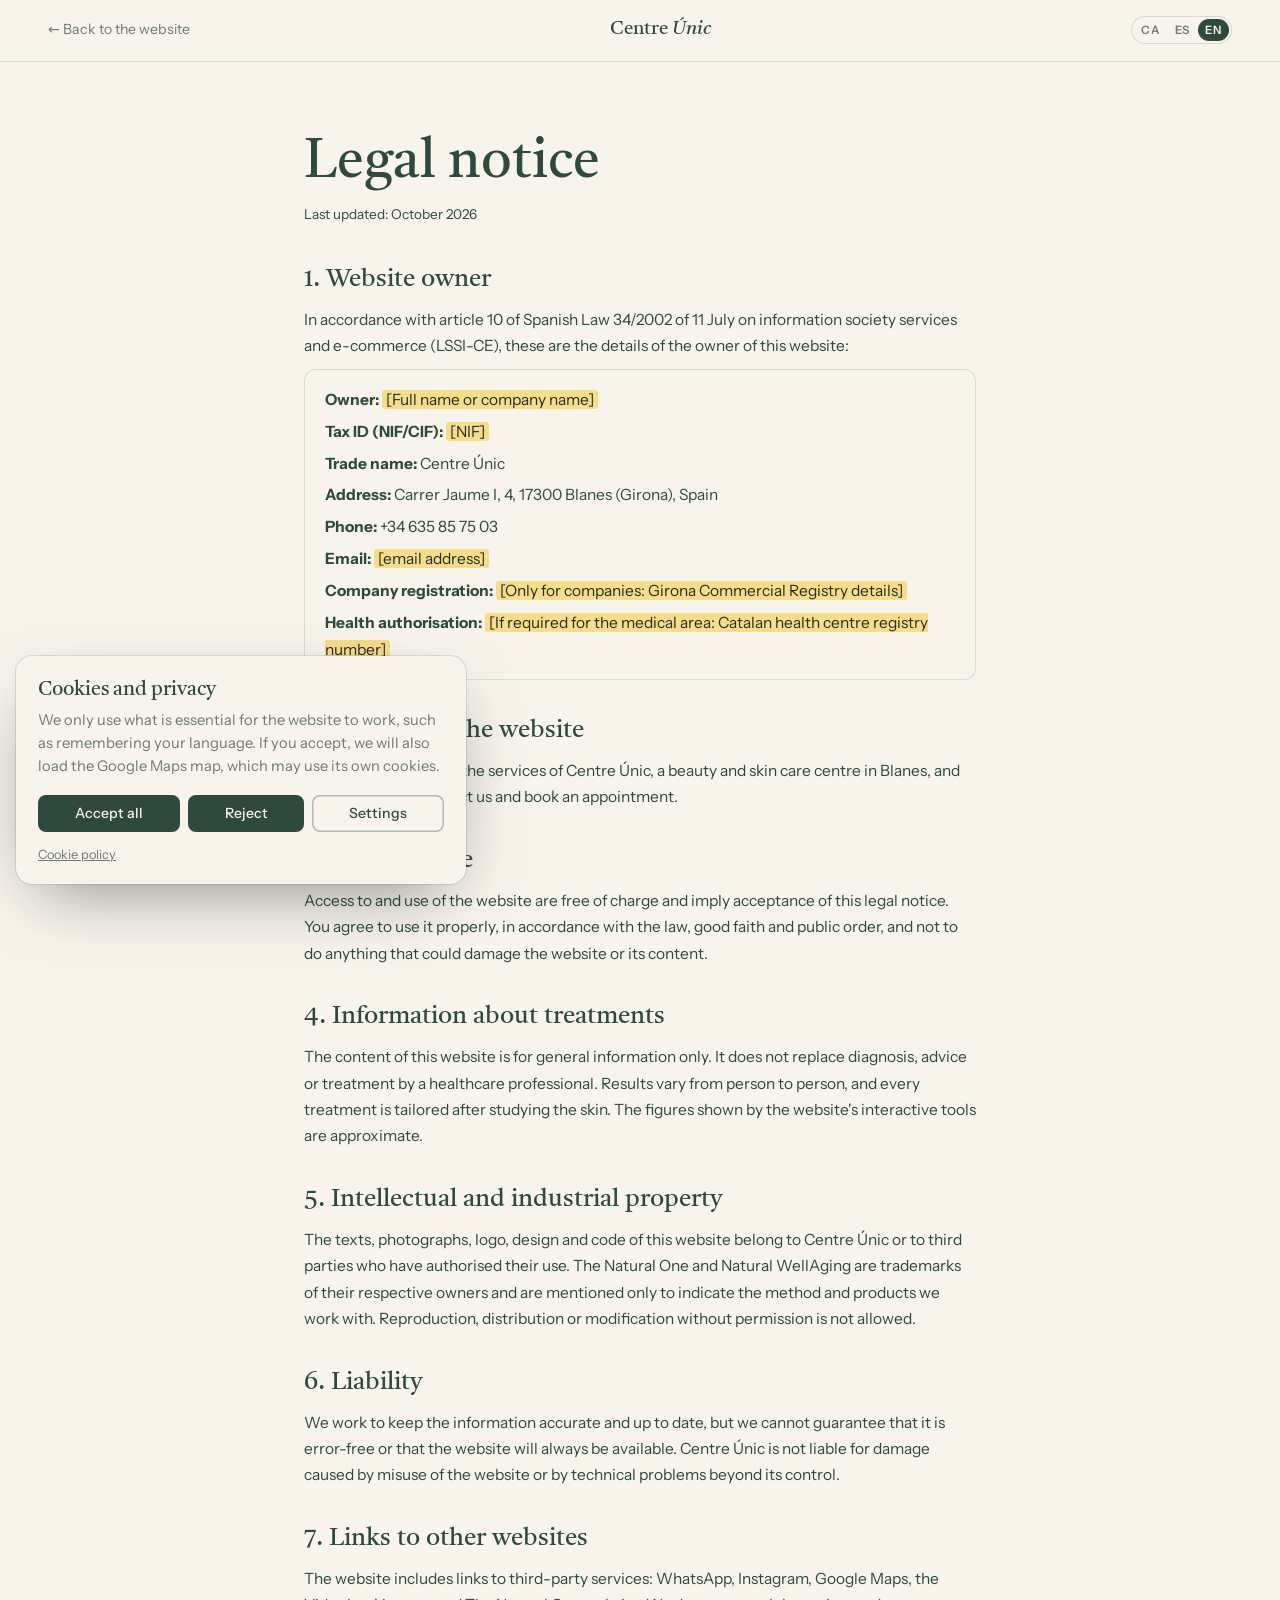
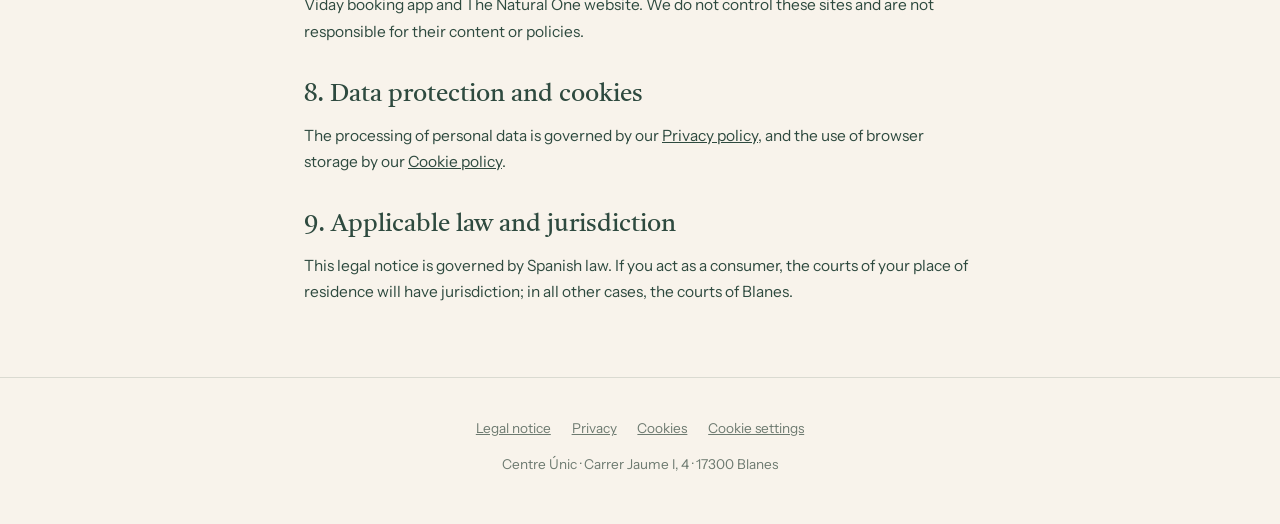
<file: avis-legal.html>
<!doctype html>
<html lang="ca">
<head>
<meta charset="utf-8">
<meta name="viewport" content="width=device-width, initial-scale=1">
<title>Avís legal · Centre Únic</title>
<meta name="description" content="Informació legal de Centre Únic, centre fisiològic de la pell a Blanes.">
<meta property="og:title" content="Avís legal · Centre Únic">
<meta property="og:description" content="Informació legal de Centre Únic, centre fisiològic de la pell a Blanes.">
<meta property="og:locale" content="ca_ES">
<link rel="icon" href="data:image/svg+xml,%3Csvg xmlns='http://www.w3.org/2000/svg' viewBox='0 0 64 64'%3E%3Crect width='64' height='64' rx='14' fill='%232e4a3f'/%3E%3Cpath d='M45.94 30.61A16 16 0 1 1 43.86 24' fill='none' stroke='%23efe6d8' stroke-width='3.4' stroke-linecap='round'/%3E%3Ccircle cx='45.26' cy='27.19' r='2' fill='%23efe6d8'/%3E%3C/svg%3E">
<link rel="stylesheet" href="css/fonts.css?v=4">
<link rel="stylesheet" href="css/legal.css?v=4">
<link rel="stylesheet" href="css/consent.css?v=4">
</head>
<body data-page="avis">
<header class="lg-top">
  <a class="lg-back" href="./" data-i18n="lg.back">← Tornar a la web</a>
  <a class="lg-brand" href="./">Centre <b>Únic</b></a>
  <div class="lang" role="group" aria-label="Idioma / Language"><button data-lang="ca" aria-pressed="true">CA</button><button data-lang="es" aria-pressed="false">ES</button><button data-lang="en" aria-pressed="false">EN</button></div>
</header>

<main class="lg">
<article data-l="ca">
  <h1>Avís legal</h1>
  <p class="lg-upd">Darrera actualització: octubre de 2026</p>
  <h2>1. Dades del titular</h2>
  <p>En compliment de l'article 10 de la Llei 34/2002, d'11 de juliol, de serveis de la societat de la informació i de comerç electrònic (LSSI-CE), t'informem de les dades del titular d'aquest lloc web:</p>
  <ul class="lg-data">
    <li><b>Titular:</b> <mark>[Nom i cognoms o raó social]</mark></li>
    <li><b>NIF/CIF:</b> <mark>[NIF]</mark></li>
    <li><b>Nom comercial:</b> Centre Únic</li>
    <li><b>Adreça:</b> Carrer Jaume I, 4, 17300 Blanes (Girona)</li>
    <li><b>Telèfon:</b> 635 85 75 03</li>
    <li><b>Correu electrònic:</b> <mark>[correu electrònic]</mark></li>
    <li><b>Dades registrals:</b> <mark>[Només si és una societat: Registre Mercantil de Girona, tom, foli i full]</mark></li>
    <li><b>Autorització sanitària:</b> <mark>[Si l'àrea mèdica ho requereix: número d'inscripció al Registre de centres sanitaris de la Generalitat]</mark></li>
  </ul>
  <h2>2. Objecte del web</h2>
  <p>Aquest lloc web presenta els serveis de Centre Únic, centre d'estètica i de cura de la pell a Blanes, i facilita el contacte i la reserva de cita.</p>
  <h2>3. Condicions d'ús</h2>
  <p>L'accés i l'ús del web són gratuïts i impliquen l'acceptació d'aquest avís legal. Et comprometes a fer-ne un ús correcte, d'acord amb la llei, la bona fe i l'ordre públic, i a no fer cap acció que pugui danyar el web o els seus continguts.</p>
  <h2>4. Informació sobre els tractaments</h2>
  <p>Els continguts del web tenen una finalitat informativa i general. No substitueixen el diagnòstic, el consell ni el tractament d'un professional sanitari. Els resultats depenen de cada persona, i cada tractament es personalitza després d'estudiar la pell. Les dades que mostren les eines interactives del web són orientatives.</p>
  <h2>5. Propietat intel·lectual i industrial</h2>
  <p>Els textos, les fotografies, el logotip, el disseny i el codi d'aquest web pertanyen a Centre Únic o a tercers que n'han autoritzat l'ús. The Natural One i Natural WellAging són marques dels seus titulars i se citen només per indicar el mètode i els productes amb què treballem. No se'n permet la reproducció, distribució ni transformació sense autorització.</p>
  <h2>6. Responsabilitat</h2>
  <p>Treballem perquè la informació sigui correcta i estigui actualitzada, però no podem garantir l'absència d'errors ni la disponibilitat contínua del web. Centre Únic no es fa responsable dels danys derivats d'un ús indegut del web ni de problemes tècnics aliens.</p>
  <h2>7. Enllaços a altres webs</h2>
  <p>El web inclou enllaços a serveis de tercers: WhatsApp, Instagram, Google Maps, l'aplicació de reserves Viday i el web de The Natural One. No controlem aquests llocs ni som responsables dels seus continguts ni de les seves polítiques.</p>
  <h2>8. Protecció de dades i cookies</h2>
  <p>El tractament de les dades personals es regeix per la nostra <a href="privacitat.html">Política de privacitat</a>, i l'ús de l'emmagatzematge del navegador, per la <a href="cookies.html">Política de cookies</a>.</p>
  <h2>9. Llei aplicable i jurisdicció</h2>
  <p>Aquest avís legal es regeix per la legislació espanyola. Si actues com a consumidor/a, seran competents els jutjats i tribunals del teu domicili; en els altres casos, els de Blanes.</p>
</article>

<article data-l="es" hidden>
  <h1>Aviso legal</h1>
  <p class="lg-upd">Última actualización: octubre de 2026</p>
  <h2>1. Datos del titular</h2>
  <p>En cumplimiento del artículo 10 de la Ley 34/2002, de 11 de julio, de servicios de la sociedad de la información y de comercio electrónico (LSSI-CE), te informamos de los datos del titular de este sitio web:</p>
  <ul class="lg-data">
    <li><b>Titular:</b> <mark>[Nombre y apellidos o razón social]</mark></li>
    <li><b>NIF/CIF:</b> <mark>[NIF]</mark></li>
    <li><b>Nombre comercial:</b> Centre Únic</li>
    <li><b>Dirección:</b> Carrer Jaume I, 4, 17300 Blanes (Girona)</li>
    <li><b>Teléfono:</b> 635 85 75 03</li>
    <li><b>Correo electrónico:</b> <mark>[correo electrónico]</mark></li>
    <li><b>Datos registrales:</b> <mark>[Solo si es una sociedad: Registro Mercantil de Girona, tomo, folio y hoja]</mark></li>
    <li><b>Autorización sanitaria:</b> <mark>[Si el área médica lo requiere: número de inscripción en el Registro de centros sanitarios de la Generalitat]</mark></li>
  </ul>
  <h2>2. Objeto del sitio web</h2>
  <p>Este sitio web presenta los servicios de Centre Únic, centro de estética y cuidado de la piel en Blanes, y facilita el contacto y la reserva de cita.</p>
  <h2>3. Condiciones de uso</h2>
  <p>El acceso y el uso del sitio web son gratuitos e implican la aceptación de este aviso legal. Te comprometes a hacer un uso correcto del mismo, de acuerdo con la ley, la buena fe y el orden público, y a no realizar ninguna acción que pueda dañar el sitio o sus contenidos.</p>
  <h2>4. Información sobre los tratamientos</h2>
  <p>Los contenidos del sitio tienen una finalidad informativa y general. No sustituyen el diagnóstico, el consejo ni el tratamiento de un profesional sanitario. Los resultados dependen de cada persona, y cada tratamiento se personaliza después de estudiar la piel. Los datos que muestran las herramientas interactivas del sitio son orientativos.</p>
  <h2>5. Propiedad intelectual e industrial</h2>
  <p>Los textos, las fotografías, el logotipo, el diseño y el código de este sitio pertenecen a Centre Únic o a terceros que han autorizado su uso. The Natural One y Natural WellAging son marcas de sus titulares y se citan solo para indicar el método y los productos con los que trabajamos. No se permite su reproducción, distribución ni transformación sin autorización.</p>
  <h2>6. Responsabilidad</h2>
  <p>Trabajamos para que la información sea correcta y esté actualizada, pero no podemos garantizar la ausencia de errores ni la disponibilidad continua del sitio. Centre Únic no se hace responsable de los daños derivados de un uso indebido del sitio ni de problemas técnicos ajenos.</p>
  <h2>7. Enlaces a otros sitios</h2>
  <p>El sitio incluye enlaces a servicios de terceros: WhatsApp, Instagram, Google Maps, la aplicación de reservas Viday y la web de The Natural One. No controlamos estos sitios ni somos responsables de sus contenidos ni de sus políticas.</p>
  <h2>8. Protección de datos y cookies</h2>
  <p>El tratamiento de los datos personales se rige por nuestra <a href="privacitat.html">Política de privacidad</a>, y el uso del almacenamiento del navegador, por la <a href="cookies.html">Política de cookies</a>.</p>
  <h2>9. Ley aplicable y jurisdicción</h2>
  <p>Este aviso legal se rige por la legislación española. Si actúas como consumidor/a, serán competentes los juzgados y tribunales de tu domicilio; en los demás casos, los de Blanes.</p>
</article>

<article data-l="en" hidden>
  <h1>Legal notice</h1>
  <p class="lg-upd">Last updated: October 2026</p>
  <h2>1. Website owner</h2>
  <p>In accordance with article 10 of Spanish Law 34/2002 of 11 July on information society services and e-commerce (LSSI-CE), these are the details of the owner of this website:</p>
  <ul class="lg-data">
    <li><b>Owner:</b> <mark>[Full name or company name]</mark></li>
    <li><b>Tax ID (NIF/CIF):</b> <mark>[NIF]</mark></li>
    <li><b>Trade name:</b> Centre Únic</li>
    <li><b>Address:</b> Carrer Jaume I, 4, 17300 Blanes (Girona), Spain</li>
    <li><b>Phone:</b> +34 635 85 75 03</li>
    <li><b>Email:</b> <mark>[email address]</mark></li>
    <li><b>Company registration:</b> <mark>[Only for companies: Girona Commercial Registry details]</mark></li>
    <li><b>Health authorisation:</b> <mark>[If required for the medical area: Catalan health centre registry number]</mark></li>
  </ul>
  <h2>2. Purpose of the website</h2>
  <p>This website presents the services of Centre Únic, a beauty and skin care centre in Blanes, and makes it easy to contact us and book an appointment.</p>
  <h2>3. Terms of use</h2>
  <p>Access to and use of the website are free of charge and imply acceptance of this legal notice. You agree to use it properly, in accordance with the law, good faith and public order, and not to do anything that could damage the website or its content.</p>
  <h2>4. Information about treatments</h2>
  <p>The content of this website is for general information only. It does not replace diagnosis, advice or treatment by a healthcare professional. Results vary from person to person, and every treatment is tailored after studying the skin. The figures shown by the website's interactive tools are approximate.</p>
  <h2>5. Intellectual and industrial property</h2>
  <p>The texts, photographs, logo, design and code of this website belong to Centre Únic or to third parties who have authorised their use. The Natural One and Natural WellAging are trademarks of their respective owners and are mentioned only to indicate the method and products we work with. Reproduction, distribution or modification without permission is not allowed.</p>
  <h2>6. Liability</h2>
  <p>We work to keep the information accurate and up to date, but we cannot guarantee that it is error-free or that the website will always be available. Centre Únic is not liable for damage caused by misuse of the website or by technical problems beyond its control.</p>
  <h2>7. Links to other websites</h2>
  <p>The website includes links to third-party services: WhatsApp, Instagram, Google Maps, the Viday booking app and The Natural One website. We do not control these sites and are not responsible for their content or policies.</p>
  <h2>8. Data protection and cookies</h2>
  <p>The processing of personal data is governed by our <a href="privacitat.html">Privacy policy</a>, and the use of browser storage by our <a href="cookies.html">Cookie policy</a>.</p>
  <h2>9. Applicable law and jurisdiction</h2>
  <p>This legal notice is governed by Spanish law. If you act as a consumer, the courts of your place of residence will have jurisdiction; in all other cases, the courts of Blanes.</p>
</article>
</main>

<footer class="lg-foot">
  <nav class="legal-links" aria-label="Legal"><a href="avis-legal.html" data-i18n="l.avis">Avís legal</a><a href="privacitat.html" data-i18n="l.priv">Privacitat</a><a href="cookies.html" data-i18n="l.cook">Cookies</a><button type="button" class="cc-open" data-cc-open data-i18n="l.cfg">Configurar cookies</button></nav>
  <p>Centre Únic · Carrer Jaume I, 4 · 17300 Blanes</p>
</footer>
<script src="js/legal.js?v=4"></script>
<script src="js/i18n.js?v=4"></script>
<script src="js/consent.js?v=4"></script>
</body>
</html>
</file>
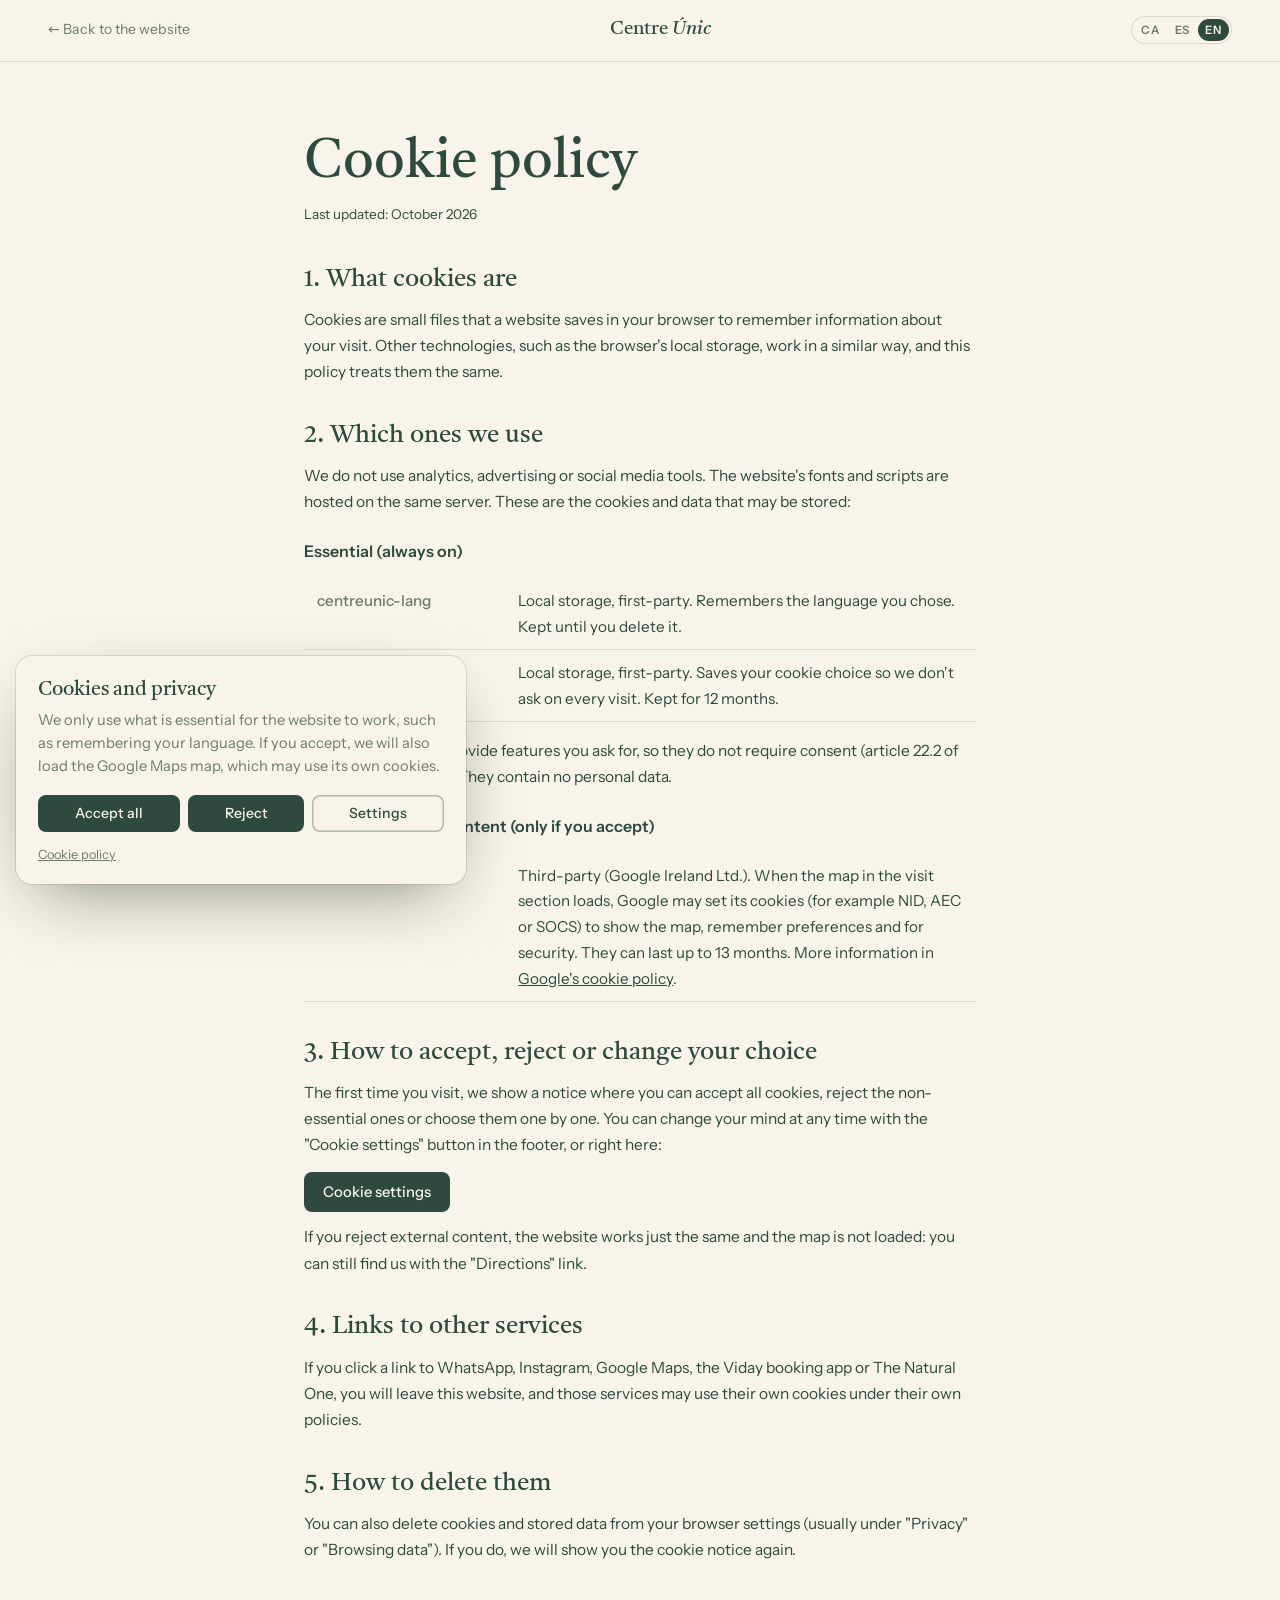
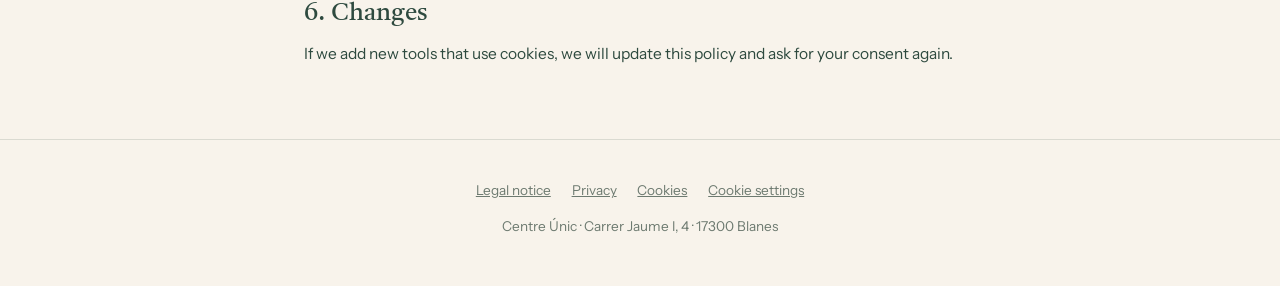
<file: cookies.html>
<!doctype html>
<html lang="ca">
<head>
<meta charset="utf-8">
<meta name="viewport" content="width=device-width, initial-scale=1">
<title>Política de cookies · Centre Únic</title>
<meta name="description" content="Informació legal de Centre Únic, centre fisiològic de la pell a Blanes.">
<meta property="og:title" content="Política de cookies · Centre Únic">
<meta property="og:description" content="Informació legal de Centre Únic, centre fisiològic de la pell a Blanes.">
<meta property="og:locale" content="ca_ES">
<link rel="icon" href="data:image/svg+xml,%3Csvg xmlns='http://www.w3.org/2000/svg' viewBox='0 0 64 64'%3E%3Crect width='64' height='64' rx='14' fill='%232e4a3f'/%3E%3Cpath d='M45.94 30.61A16 16 0 1 1 43.86 24' fill='none' stroke='%23efe6d8' stroke-width='3.4' stroke-linecap='round'/%3E%3Ccircle cx='45.26' cy='27.19' r='2' fill='%23efe6d8'/%3E%3C/svg%3E">
<link rel="stylesheet" href="css/fonts.css?v=4">
<link rel="stylesheet" href="css/legal.css?v=4">
<link rel="stylesheet" href="css/consent.css?v=4">
</head>
<body data-page="cook">
<header class="lg-top">
  <a class="lg-back" href="./" data-i18n="lg.back">← Tornar a la web</a>
  <a class="lg-brand" href="./">Centre <b>Únic</b></a>
  <div class="lang" role="group" aria-label="Idioma / Language"><button data-lang="ca" aria-pressed="true">CA</button><button data-lang="es" aria-pressed="false">ES</button><button data-lang="en" aria-pressed="false">EN</button></div>
</header>

<main class="lg">
<article data-l="ca">
  <h1>Política de cookies</h1>
  <p class="lg-upd">Darrera actualització: octubre de 2026</p>
  <h2>1. Què són les cookies</h2>
  <p>Les cookies són petits arxius que un web desa al teu navegador per recordar informació sobre la teva visita. Altres tecnologies, com l'emmagatzematge local del navegador, funcionen de manera semblant, i en aquesta política les tractem igual.</p>
  <h2>2. Quines fem servir</h2>
  <p>No fem servir eines d'analítica, de publicitat ni de xarxes socials. Les tipografies i els programes del web estan allotjats al mateix servidor. Les cookies i dades que es poden desar són aquestes:</p>
  <h3 class="lg-h3">Essencials (sempre actives)</h3>
  <table class="lg-table">
    <tr><th>centreunic-lang</th><td>Emmagatzematge local, propi. Recorda l'idioma que has triat. Dura fins que l'esborris.</td></tr>
    <tr><th>centreunic-consent</th><td>Emmagatzematge local, propi. Desa la teva elecció sobre les cookies perquè no t'ho preguntem a cada visita. Dura 12 mesos.</td></tr>
  </table>
  <p>Són necessàries per oferir-te funcions que tu demanes, i per això no requereixen consentiment (article 22.2 de la LSSI-CE). No contenen dades personals.</p>
  <h3 class="lg-h3">Mapes i continguts externs (només si ho acceptes)</h3>
  <table class="lg-table">
    <tr><th>Google Maps</th><td>De tercers (Google Ireland Ltd.). Quan es carrega el mapa de la secció de visita, Google pot instal·lar les seves cookies (per exemple, NID, AEC o SOCS) per mostrar el mapa, recordar preferències i per seguretat. Poden durar fins a 13 mesos. Més informació a la <a href="https://policies.google.com/technologies/cookies?hl=ca" target="_blank" rel="noopener">política de cookies de Google</a>.</td></tr>
  </table>
  <h2>3. Com acceptar, rebutjar o canviar la teva elecció</h2>
  <p>La primera vegada que entres al web et mostrem un avís on pots acceptar-les totes, rebutjar les que no són essencials o configurar-les una a una. Pots canviar d'opinió quan vulguis amb el botó «Configurar cookies» del peu de pàgina o aquí mateix:</p>
  <p><button type="button" class="lg-btn" data-cc-open>Configurar cookies</button></p>
  <p>Si rebutges els continguts externs, el web funciona igual i el mapa no es carrega: pots consultar l'adreça amb l'enllaç «Com arribar».</p>
  <h2>4. Enllaços a altres serveis</h2>
  <p>Si cliques un enllaç a WhatsApp, Instagram, Google Maps, l'aplicació de reserves Viday o The Natural One, sortiràs d'aquest web, i aquests serveis poden fer servir les seves pròpies cookies d'acord amb les seves polítiques.</p>
  <h2>5. Com esborrar-les</h2>
  <p>També pots esborrar les cookies i les dades desades des de la configuració del teu navegador (normalment a «Privacitat» o «Dades de navegació»). Si ho fas, et tornarem a mostrar l'avís de cookies.</p>
  <h2>6. Canvis</h2>
  <p>Si afegim noves eines que facin servir cookies, actualitzarem aquesta política i et tornarem a demanar el consentiment.</p>
</article>

<article data-l="es" hidden>
  <h1>Política de cookies</h1>
  <p class="lg-upd">Última actualización: octubre de 2026</p>
  <h2>1. Qué son las cookies</h2>
  <p>Las cookies son pequeños archivos que un sitio web guarda en tu navegador para recordar información sobre tu visita. Otras tecnologías, como el almacenamiento local del navegador, funcionan de forma parecida, y en esta política las tratamos igual.</p>
  <h2>2. Cuáles usamos</h2>
  <p>No usamos herramientas de analítica, de publicidad ni de redes sociales. Las tipografías y los programas del sitio están alojados en el mismo servidor. Las cookies y datos que se pueden guardar son estos:</p>
  <h3 class="lg-h3">Esenciales (siempre activas)</h3>
  <table class="lg-table">
    <tr><th>centreunic-lang</th><td>Almacenamiento local, propio. Recuerda el idioma que has elegido. Dura hasta que lo borres.</td></tr>
    <tr><th>centreunic-consent</th><td>Almacenamiento local, propio. Guarda tu elección sobre las cookies para no preguntártelo en cada visita. Dura 12 meses.</td></tr>
  </table>
  <p>Son necesarias para ofrecerte funciones que tú pides, y por eso no requieren consentimiento (artículo 22.2 de la LSSI-CE). No contienen datos personales.</p>
  <h3 class="lg-h3">Mapas y contenidos externos (solo si lo aceptas)</h3>
  <table class="lg-table">
    <tr><th>Google Maps</th><td>De terceros (Google Ireland Ltd.). Cuando se carga el mapa de la sección de visita, Google puede instalar sus cookies (por ejemplo, NID, AEC o SOCS) para mostrar el mapa, recordar preferencias y por seguridad. Pueden durar hasta 13 meses. Más información en la <a href="https://policies.google.com/technologies/cookies?hl=es" target="_blank" rel="noopener">política de cookies de Google</a>.</td></tr>
  </table>
  <h2>3. Cómo aceptar, rechazar o cambiar tu elección</h2>
  <p>La primera vez que entras en el sitio te mostramos un aviso donde puedes aceptarlas todas, rechazar las que no son esenciales o configurarlas una a una. Puedes cambiar de opinión cuando quieras con el botón «Configurar cookies» del pie de página o aquí mismo:</p>
  <p><button type="button" class="lg-btn" data-cc-open>Configurar cookies</button></p>
  <p>Si rechazas los contenidos externos, el sitio funciona igual y el mapa no se carga: puedes consultar la dirección con el enlace «Cómo llegar».</p>
  <h2>4. Enlaces a otros servicios</h2>
  <p>Si pulsas un enlace a WhatsApp, Instagram, Google Maps, la aplicación de reservas Viday o The Natural One, saldrás de este sitio, y esos servicios pueden usar sus propias cookies de acuerdo con sus políticas.</p>
  <h2>5. Cómo borrarlas</h2>
  <p>También puedes borrar las cookies y los datos guardados desde la configuración de tu navegador (normalmente en «Privacidad» o «Datos de navegación»). Si lo haces, te volveremos a mostrar el aviso de cookies.</p>
  <h2>6. Cambios</h2>
  <p>Si añadimos nuevas herramientas que usen cookies, actualizaremos esta política y te volveremos a pedir el consentimiento.</p>
</article>

<article data-l="en" hidden>
  <h1>Cookie policy</h1>
  <p class="lg-upd">Last updated: October 2026</p>
  <h2>1. What cookies are</h2>
  <p>Cookies are small files that a website saves in your browser to remember information about your visit. Other technologies, such as the browser's local storage, work in a similar way, and this policy treats them the same.</p>
  <h2>2. Which ones we use</h2>
  <p>We do not use analytics, advertising or social media tools. The website's fonts and scripts are hosted on the same server. These are the cookies and data that may be stored:</p>
  <h3 class="lg-h3">Essential (always on)</h3>
  <table class="lg-table">
    <tr><th>centreunic-lang</th><td>Local storage, first-party. Remembers the language you chose. Kept until you delete it.</td></tr>
    <tr><th>centreunic-consent</th><td>Local storage, first-party. Saves your cookie choice so we don't ask on every visit. Kept for 12 months.</td></tr>
  </table>
  <p>They are needed to provide features you ask for, so they do not require consent (article 22.2 of the Spanish LSSI-CE). They contain no personal data.</p>
  <h3 class="lg-h3">Maps and external content (only if you accept)</h3>
  <table class="lg-table">
    <tr><th>Google Maps</th><td>Third-party (Google Ireland Ltd.). When the map in the visit section loads, Google may set its cookies (for example NID, AEC or SOCS) to show the map, remember preferences and for security. They can last up to 13 months. More information in <a href="https://policies.google.com/technologies/cookies?hl=en" target="_blank" rel="noopener">Google's cookie policy</a>.</td></tr>
  </table>
  <h2>3. How to accept, reject or change your choice</h2>
  <p>The first time you visit, we show a notice where you can accept all cookies, reject the non-essential ones or choose them one by one. You can change your mind at any time with the "Cookie settings" button in the footer, or right here:</p>
  <p><button type="button" class="lg-btn" data-cc-open>Cookie settings</button></p>
  <p>If you reject external content, the website works just the same and the map is not loaded: you can still find us with the "Directions" link.</p>
  <h2>4. Links to other services</h2>
  <p>If you click a link to WhatsApp, Instagram, Google Maps, the Viday booking app or The Natural One, you will leave this website, and those services may use their own cookies under their own policies.</p>
  <h2>5. How to delete them</h2>
  <p>You can also delete cookies and stored data from your browser settings (usually under "Privacy" or "Browsing data"). If you do, we will show you the cookie notice again.</p>
  <h2>6. Changes</h2>
  <p>If we add new tools that use cookies, we will update this policy and ask for your consent again.</p>
</article>
</main>

<footer class="lg-foot">
  <nav class="legal-links" aria-label="Legal"><a href="avis-legal.html" data-i18n="l.avis">Avís legal</a><a href="privacitat.html" data-i18n="l.priv">Privacitat</a><a href="cookies.html" data-i18n="l.cook">Cookies</a><button type="button" class="cc-open" data-cc-open data-i18n="l.cfg">Configurar cookies</button></nav>
  <p>Centre Únic · Carrer Jaume I, 4 · 17300 Blanes</p>
</footer>
<script src="js/legal.js?v=4"></script>
<script src="js/i18n.js?v=4"></script>
<script src="js/consent.js?v=4"></script>
</body>
</html>
</file>
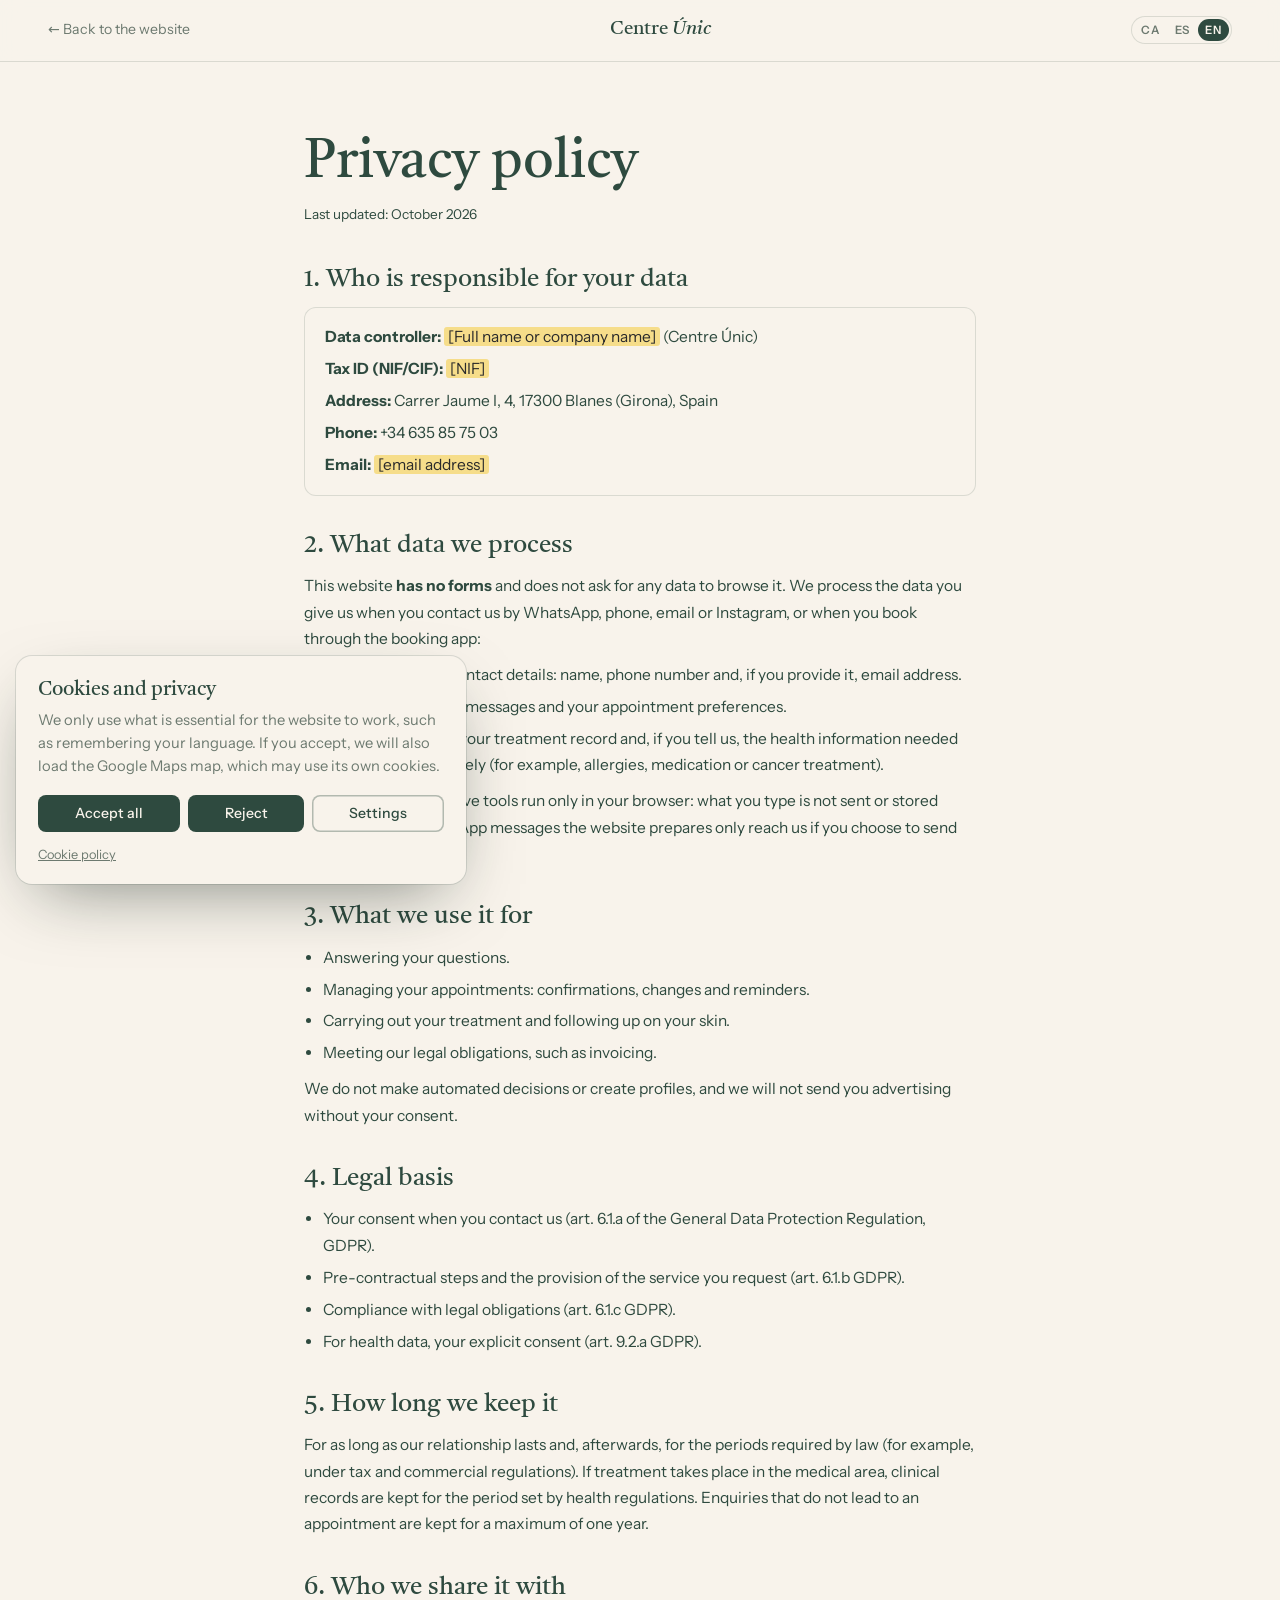
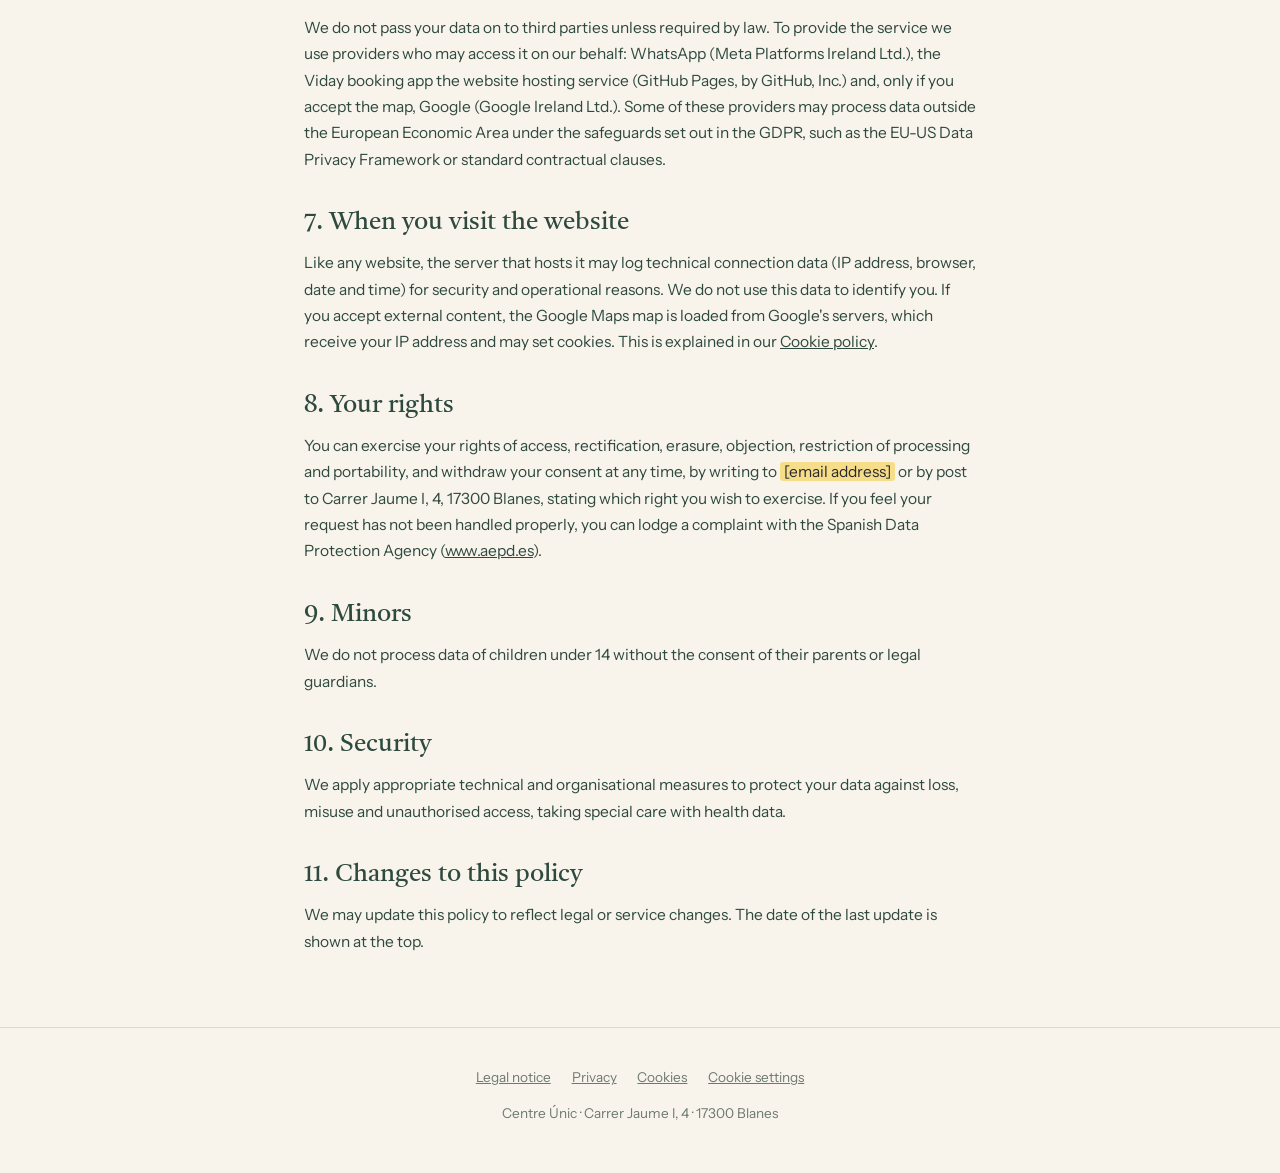
<file: privacitat.html>
<!doctype html>
<html lang="ca">
<head>
<meta charset="utf-8">
<meta name="viewport" content="width=device-width, initial-scale=1">
<title>Política de privacitat · Centre Únic</title>
<meta name="description" content="Informació legal de Centre Únic, centre fisiològic de la pell a Blanes.">
<meta property="og:title" content="Política de privacitat · Centre Únic">
<meta property="og:description" content="Informació legal de Centre Únic, centre fisiològic de la pell a Blanes.">
<meta property="og:locale" content="ca_ES">
<link rel="icon" href="data:image/svg+xml,%3Csvg xmlns='http://www.w3.org/2000/svg' viewBox='0 0 64 64'%3E%3Crect width='64' height='64' rx='14' fill='%232e4a3f'/%3E%3Cpath d='M45.94 30.61A16 16 0 1 1 43.86 24' fill='none' stroke='%23efe6d8' stroke-width='3.4' stroke-linecap='round'/%3E%3Ccircle cx='45.26' cy='27.19' r='2' fill='%23efe6d8'/%3E%3C/svg%3E">
<link rel="stylesheet" href="css/fonts.css?v=4">
<link rel="stylesheet" href="css/legal.css?v=4">
<link rel="stylesheet" href="css/consent.css?v=4">
</head>
<body data-page="priv">
<header class="lg-top">
  <a class="lg-back" href="./" data-i18n="lg.back">← Tornar a la web</a>
  <a class="lg-brand" href="./">Centre <b>Únic</b></a>
  <div class="lang" role="group" aria-label="Idioma / Language"><button data-lang="ca" aria-pressed="true">CA</button><button data-lang="es" aria-pressed="false">ES</button><button data-lang="en" aria-pressed="false">EN</button></div>
</header>

<main class="lg">
<article data-l="ca">
  <h1>Política de privacitat</h1>
  <p class="lg-upd">Darrera actualització: octubre de 2026</p>
  <h2>1. Qui és el responsable</h2>
  <ul class="lg-data">
    <li><b>Responsable:</b> <mark>[Nom i cognoms o raó social]</mark> (Centre Únic)</li>
    <li><b>NIF/CIF:</b> <mark>[NIF]</mark></li>
    <li><b>Adreça:</b> Carrer Jaume I, 4, 17300 Blanes (Girona)</li>
    <li><b>Telèfon:</b> 635 85 75 03</li>
    <li><b>Correu electrònic:</b> <mark>[correu electrònic]</mark></li>
  </ul>
  <h2>2. Quines dades tractem</h2>
  <p>Aquest web <b>no té formularis</b> ni et demana dades per navegar-hi. Tractem les dades que tu ens facilites quan ens contactes per WhatsApp, telèfon, correu electrònic o Instagram, o quan reserves a l'aplicació de reserves:</p>
  <ul>
    <li>Dades d'identificació i de contacte: nom, telèfon i, si ens el dones, correu electrònic.</li>
    <li>El contingut dels teus missatges i les teves preferències de cita.</li>
    <li>Durant el servei, la fitxa del teu tractament i, si ens ho expliques, les dades de salut necessàries per tractar la teva pell amb seguretat (per exemple, al·lèrgies, medicació o tractaments oncològics).</li>
  </ul>
  <p>Les eines interactives del web funcionen només al teu navegador: el que hi escrius no s'envia ni es desa enlloc. Els missatges de WhatsApp que el web et prepara només ens arriben si tu decideixes enviar-los.</p>
  <h2>3. Per a què les fem servir</h2>
  <ul>
    <li>Respondre les teves consultes.</li>
    <li>Gestionar les teves cites: confirmacions, canvis i recordatoris.</li>
    <li>Fer el tractament i el seguiment de la teva pell.</li>
    <li>Complir les nostres obligacions legals, com la facturació.</li>
  </ul>
  <p>No prenem decisions automatitzades ni fem perfils, i no t'enviarem publicitat sense el teu consentiment.</p>
  <h2>4. Base legal</h2>
  <ul>
    <li>El teu consentiment, quan ens contactes (art. 6.1.a del Reglament general de protecció de dades, RGPD).</li>
    <li>L'aplicació de mesures precontractuals i la prestació del servei que ens demanes (art. 6.1.b RGPD).</li>
    <li>El compliment d'obligacions legals (art. 6.1.c RGPD).</li>
    <li>Per a les dades de salut, el teu consentiment explícit (art. 9.2.a RGPD).</li>
  </ul>
  <h2>5. Quant de temps les conservem</h2>
  <p>Mentre duri la nostra relació i, després, durant els terminis que exigeix la llei (per exemple, els de la normativa fiscal i mercantil). Si el tractament es fa a l'àrea mèdica, la documentació clínica es conserva el temps que fixa la normativa sanitària. Les consultes que no acabin en una cita, com a màxim un any.</p>
  <h2>6. A qui les comuniquem</h2>
  <p>No cedim les teves dades a tercers, tret que una llei ens hi obligui. Per prestar el servei fem servir proveïdors que hi poden accedir per compte nostre: WhatsApp (Meta Platforms Ireland Ltd.), l'aplicació de reserves Viday el servei d'allotjament del web (GitHub Pages, de GitHub, Inc.) i, només si acceptes el mapa, Google (Google Ireland Ltd.). Alguns d'aquests proveïdors poden tractar dades fora de l'Espai Econòmic Europeu amb les garanties que preveu el RGPD, com el Marc de privacitat de dades UE-EUA o les clàusules contractuals tipus.</p>
  <h2>7. Quan visites el web</h2>
  <p>Com qualsevol web, el servidor que l'allotja pot registrar dades tècniques de la connexió (adreça IP, navegador, data i hora) per motius de seguretat i de funcionament. Nosaltres no fem servir aquestes dades per identificar-te. Si acceptes els continguts externs, el mapa de Google Maps es carrega des dels servidors de Google, que rep la teva adreça IP i pot instal·lar cookies. Ho expliquem a la <a href="cookies.html">Política de cookies</a>.</p>
  <h2>8. Els teus drets</h2>
  <p>Pots exercir en qualsevol moment els drets d'accés, rectificació, supressió, oposició, limitació del tractament i portabilitat, i retirar el teu consentiment, escrivint a <mark>[correu electrònic]</mark> o per correu postal a Carrer Jaume I, 4, 17300 Blanes, indicant quin dret vols exercir. Si consideres que no hem atès bé la teva sol·licitud, pots presentar una reclamació a l'Agència Espanyola de Protecció de Dades (<a href="https://www.aepd.es" target="_blank" rel="noopener">www.aepd.es</a>).</p>
  <h2>9. Menors d'edat</h2>
  <p>No tractem dades de menors de 14 anys sense el consentiment dels seus pares o tutors legals.</p>
  <h2>10. Seguretat</h2>
  <p>Apliquem mesures tècniques i organitzatives adequades per protegir les teves dades contra la pèrdua, l'ús indegut i l'accés no autoritzat, amb una cura especial per a les dades de salut.</p>
  <h2>11. Canvis en aquesta política</h2>
  <p>Podem actualitzar aquesta política per adaptar-la a canvis legals o del servei. La data de la darrera actualització apareix a dalt de tot.</p>
</article>

<article data-l="es" hidden>
  <h1>Política de privacidad</h1>
  <p class="lg-upd">Última actualización: octubre de 2026</p>
  <h2>1. Quién es el responsable</h2>
  <ul class="lg-data">
    <li><b>Responsable:</b> <mark>[Nombre y apellidos o razón social]</mark> (Centre Únic)</li>
    <li><b>NIF/CIF:</b> <mark>[NIF]</mark></li>
    <li><b>Dirección:</b> Carrer Jaume I, 4, 17300 Blanes (Girona)</li>
    <li><b>Teléfono:</b> 635 85 75 03</li>
    <li><b>Correo electrónico:</b> <mark>[correo electrónico]</mark></li>
  </ul>
  <h2>2. Qué datos tratamos</h2>
  <p>Este sitio web <b>no tiene formularios</b> ni te pide datos para navegar. Tratamos los datos que tú nos facilitas cuando nos contactas por WhatsApp, teléfono, correo electrónico o Instagram, o cuando reservas en la aplicación de reservas:</p>
  <ul>
    <li>Datos de identificación y de contacto: nombre, teléfono y, si nos lo das, correo electrónico.</li>
    <li>El contenido de tus mensajes y tus preferencias de cita.</li>
    <li>Durante el servicio, la ficha de tu tratamiento y, si nos lo cuentas, los datos de salud necesarios para tratar tu piel con seguridad (por ejemplo, alergias, medicación o tratamientos oncológicos).</li>
  </ul>
  <p>Las herramientas interactivas del sitio funcionan solo en tu navegador: lo que escribes no se envía ni se guarda en ningún sitio. Los mensajes de WhatsApp que el sitio te prepara solo nos llegan si tú decides enviarlos.</p>
  <h2>3. Para qué los usamos</h2>
  <ul>
    <li>Responder a tus consultas.</li>
    <li>Gestionar tus citas: confirmaciones, cambios y recordatorios.</li>
    <li>Realizar el tratamiento y el seguimiento de tu piel.</li>
    <li>Cumplir nuestras obligaciones legales, como la facturación.</li>
  </ul>
  <p>No tomamos decisiones automatizadas ni elaboramos perfiles, y no te enviaremos publicidad sin tu consentimiento.</p>
  <h2>4. Base legal</h2>
  <ul>
    <li>Tu consentimiento, cuando nos contactas (art. 6.1.a del Reglamento General de Protección de Datos, RGPD).</li>
    <li>La aplicación de medidas precontractuales y la prestación del servicio que nos pides (art. 6.1.b RGPD).</li>
    <li>El cumplimiento de obligaciones legales (art. 6.1.c RGPD).</li>
    <li>Para los datos de salud, tu consentimiento explícito (art. 9.2.a RGPD).</li>
  </ul>
  <h2>5. Cuánto tiempo los conservamos</h2>
  <p>Mientras dure nuestra relación y, después, durante los plazos que exige la ley (por ejemplo, los de la normativa fiscal y mercantil). Si el tratamiento se realiza en el área médica, la documentación clínica se conserva el tiempo que fija la normativa sanitaria. Las consultas que no terminen en una cita, como máximo un año.</p>
  <h2>6. A quién los comunicamos</h2>
  <p>No cedemos tus datos a terceros, salvo que una ley nos obligue. Para prestar el servicio utilizamos proveedores que pueden acceder a ellos por cuenta nuestra: WhatsApp (Meta Platforms Ireland Ltd.), la aplicación de reservas Viday el servicio de alojamiento del sitio (GitHub Pages, de GitHub, Inc.) y, solo si aceptas el mapa, Google (Google Ireland Ltd.). Algunos de estos proveedores pueden tratar datos fuera del Espacio Económico Europeo con las garantías que prevé el RGPD, como el Marco de Privacidad de Datos UE-EE. UU. o las cláusulas contractuales tipo.</p>
  <h2>7. Cuando visitas el sitio</h2>
  <p>Como cualquier sitio web, el servidor que lo aloja puede registrar datos técnicos de la conexión (dirección IP, navegador, fecha y hora) por motivos de seguridad y de funcionamiento. Nosotros no usamos estos datos para identificarte. Si aceptas los contenidos externos, el mapa de Google Maps se carga desde los servidores de Google, que recibe tu dirección IP y puede instalar cookies. Lo explicamos en la <a href="cookies.html">Política de cookies</a>.</p>
  <h2>8. Tus derechos</h2>
  <p>Puedes ejercer en cualquier momento los derechos de acceso, rectificación, supresión, oposición, limitación del tratamiento y portabilidad, y retirar tu consentimiento, escribiendo a <mark>[correo electrónico]</mark> o por correo postal a Carrer Jaume I, 4, 17300 Blanes, indicando qué derecho quieres ejercer. Si consideras que no hemos atendido bien tu solicitud, puedes presentar una reclamación ante la Agencia Española de Protección de Datos (<a href="https://www.aepd.es" target="_blank" rel="noopener">www.aepd.es</a>).</p>
  <h2>9. Menores de edad</h2>
  <p>No tratamos datos de menores de 14 años sin el consentimiento de sus padres o tutores legales.</p>
  <h2>10. Seguridad</h2>
  <p>Aplicamos medidas técnicas y organizativas adecuadas para proteger tus datos frente a la pérdida, el uso indebido y el acceso no autorizado, con un cuidado especial para los datos de salud.</p>
  <h2>11. Cambios en esta política</h2>
  <p>Podemos actualizar esta política para adaptarla a cambios legales o del servicio. La fecha de la última actualización aparece arriba.</p>
</article>

<article data-l="en" hidden>
  <h1>Privacy policy</h1>
  <p class="lg-upd">Last updated: October 2026</p>
  <h2>1. Who is responsible for your data</h2>
  <ul class="lg-data">
    <li><b>Data controller:</b> <mark>[Full name or company name]</mark> (Centre Únic)</li>
    <li><b>Tax ID (NIF/CIF):</b> <mark>[NIF]</mark></li>
    <li><b>Address:</b> Carrer Jaume I, 4, 17300 Blanes (Girona), Spain</li>
    <li><b>Phone:</b> +34 635 85 75 03</li>
    <li><b>Email:</b> <mark>[email address]</mark></li>
  </ul>
  <h2>2. What data we process</h2>
  <p>This website <b>has no forms</b> and does not ask for any data to browse it. We process the data you give us when you contact us by WhatsApp, phone, email or Instagram, or when you book through the booking app:</p>
  <ul>
    <li>Identification and contact details: name, phone number and, if you provide it, email address.</li>
    <li>The content of your messages and your appointment preferences.</li>
    <li>During the service, your treatment record and, if you tell us, the health information needed to treat your skin safely (for example, allergies, medication or cancer treatment).</li>
  </ul>
  <p>The website's interactive tools run only in your browser: what you type is not sent or stored anywhere. The WhatsApp messages the website prepares only reach us if you choose to send them.</p>
  <h2>3. What we use it for</h2>
  <ul>
    <li>Answering your questions.</li>
    <li>Managing your appointments: confirmations, changes and reminders.</li>
    <li>Carrying out your treatment and following up on your skin.</li>
    <li>Meeting our legal obligations, such as invoicing.</li>
  </ul>
  <p>We do not make automated decisions or create profiles, and we will not send you advertising without your consent.</p>
  <h2>4. Legal basis</h2>
  <ul>
    <li>Your consent when you contact us (art. 6.1.a of the General Data Protection Regulation, GDPR).</li>
    <li>Pre-contractual steps and the provision of the service you request (art. 6.1.b GDPR).</li>
    <li>Compliance with legal obligations (art. 6.1.c GDPR).</li>
    <li>For health data, your explicit consent (art. 9.2.a GDPR).</li>
  </ul>
  <h2>5. How long we keep it</h2>
  <p>For as long as our relationship lasts and, afterwards, for the periods required by law (for example, under tax and commercial regulations). If treatment takes place in the medical area, clinical records are kept for the period set by health regulations. Enquiries that do not lead to an appointment are kept for a maximum of one year.</p>
  <h2>6. Who we share it with</h2>
  <p>We do not pass your data on to third parties unless required by law. To provide the service we use providers who may access it on our behalf: WhatsApp (Meta Platforms Ireland Ltd.), the Viday booking app the website hosting service (GitHub Pages, by GitHub, Inc.) and, only if you accept the map, Google (Google Ireland Ltd.). Some of these providers may process data outside the European Economic Area under the safeguards set out in the GDPR, such as the EU-US Data Privacy Framework or standard contractual clauses.</p>
  <h2>7. When you visit the website</h2>
  <p>Like any website, the server that hosts it may log technical connection data (IP address, browser, date and time) for security and operational reasons. We do not use this data to identify you. If you accept external content, the Google Maps map is loaded from Google's servers, which receive your IP address and may set cookies. This is explained in our <a href="cookies.html">Cookie policy</a>.</p>
  <h2>8. Your rights</h2>
  <p>You can exercise your rights of access, rectification, erasure, objection, restriction of processing and portability, and withdraw your consent at any time, by writing to <mark>[email address]</mark> or by post to Carrer Jaume I, 4, 17300 Blanes, stating which right you wish to exercise. If you feel your request has not been handled properly, you can lodge a complaint with the Spanish Data Protection Agency (<a href="https://www.aepd.es" target="_blank" rel="noopener">www.aepd.es</a>).</p>
  <h2>9. Minors</h2>
  <p>We do not process data of children under 14 without the consent of their parents or legal guardians.</p>
  <h2>10. Security</h2>
  <p>We apply appropriate technical and organisational measures to protect your data against loss, misuse and unauthorised access, taking special care with health data.</p>
  <h2>11. Changes to this policy</h2>
  <p>We may update this policy to reflect legal or service changes. The date of the last update is shown at the top.</p>
</article>
</main>

<footer class="lg-foot">
  <nav class="legal-links" aria-label="Legal"><a href="avis-legal.html" data-i18n="l.avis">Avís legal</a><a href="privacitat.html" data-i18n="l.priv">Privacitat</a><a href="cookies.html" data-i18n="l.cook">Cookies</a><button type="button" class="cc-open" data-cc-open data-i18n="l.cfg">Configurar cookies</button></nav>
  <p>Centre Únic · Carrer Jaume I, 4 · 17300 Blanes</p>
</footer>
<script src="js/legal.js?v=4"></script>
<script src="js/i18n.js?v=4"></script>
<script src="js/consent.js?v=4"></script>
</body>
</html>
</file>
<file: css/fonts.css>
/* Fonts allotjades al mateix servidor (sense connexions a Google) */
@font-face{font-family:'Castoro';font-style:normal;font-weight:400;font-display:swap;src:url(../assets/fonts/castoro-400.woff2) format('woff2')}
@font-face{font-family:'Castoro';font-style:italic;font-weight:400;font-display:swap;src:url(../assets/fonts/castoro-400-italic.woff2) format('woff2')}
@font-face{font-family:'Instrument Sans';font-style:normal;font-weight:400 700;font-display:swap;src:url(../assets/fonts/instrument-sans-var.woff2) format('woff2')}
</file>
<file: css/style.css>
/* Centre Únic — única com la teva empremta: salvia, eucaliptus i sorra */
:root{
  --sand:#efe6d8;
  --sand-2:#e5d9c6;
  --paper:#f8f3eb;
  --euca:#2e4a3f;
  --euca-2:#223a30;
  --sage:#9db39a;
  --clay:#c9876b;
  --clay-ink:#9a5a3c;
  --mute:#566259;
  --line:rgba(46,74,63,.16);
  --f-serif:'Castoro',Georgia,serif;
  --f-sans:'Instrument Sans',system-ui,sans-serif;
  --pad:clamp(16px,4.4vw,80px);
  --ease:cubic-bezier(.22,1,.36,1);
  --nav-h:84px;
}
*,*::before,*::after{box-sizing:border-box;margin:0;padding:0}
[hidden]{display:none!important}
html{background:var(--paper);-webkit-text-size-adjust:100%;scroll-padding-top:var(--nav-h);scrollbar-color:var(--sage) var(--paper);overflow-x:clip}
body{background:var(--paper);color:var(--euca);font-family:var(--f-sans);font-size:clamp(16.5px,1.06vw,18px);line-height:1.6;caret-color:var(--clay-ink);overflow-x:clip}
a{color:inherit}
img,video,canvas,svg{display:block;max-width:100%}
img,video{height:auto}
em{font-style:italic}
::selection{background:var(--sage);color:var(--euca)}
:focus-visible{outline:2px solid var(--clay-ink);outline-offset:3px;border-radius:4px}
.print :focus-visible,.foot :focus-visible{outline-color:var(--sand)}

.skip{position:fixed;left:16px;top:-80px;z-index:100;padding:.7rem 1.1rem;border-radius:999px;background:var(--euca);color:var(--paper);text-decoration:none;font-weight:500;transition:top .3s var(--ease)}
.skip:focus{top:16px}

/* ---------- logotipe ---------- */
.mark{height:var(--mh,56px);width:auto;aspect-ratio:546/452;stroke-width:var(--lw,15);color:inherit;overflow:visible}
.mark__dot{stroke-width:calc(var(--lw,15) * 1.35)}

/* ---------- botons i enllaços ---------- */
.btn{display:inline-flex;align-items:center;gap:.6em;padding:.95em 1.5em;border:0;border-radius:999px;background:var(--euca);color:var(--paper);font:500 1rem/1.15 var(--f-sans);text-decoration:none;cursor:pointer;transition:background-color .3s,color .3s,scale .16s var(--ease)}
.btn svg{width:1.05em;height:1.05em;fill:none;stroke:currentColor;stroke-width:1.8;stroke-linecap:round;stroke-linejoin:round;flex:none}
.btn__arrow{transition:translate .45s var(--ease)}
.btn:active{scale:.97}
.btn--soft{background:var(--sand);color:var(--euca)}
.link{display:inline-flex;align-items:center;gap:.4em;margin-top:1.6rem;color:var(--euca);font-weight:500;text-decoration:underline;text-decoration-thickness:1px;text-underline-offset:.28em;transition:color .25s}
.link svg{width:.95em;height:.95em;fill:none;stroke:currentColor;stroke-width:1.8;stroke-linecap:round;stroke-linejoin:round}
@media (hover:hover) and (pointer:fine){
  .btn:hover{background:var(--euca-2)}
  .btn:hover .btn__arrow{translate:4px 0}
  .btn--soft:hover{background:var(--sand-2)}
  .link:hover{color:var(--clay-ink)}
}

/* ---------- navegació ---------- */
.nav{position:fixed;inset:0 0 auto;z-index:30;display:grid;grid-template-columns:minmax(0,44fr) minmax(0,56fr);align-items:start;pointer-events:none}
.nav>*{pointer-events:auto}
.nav__logo{justify-self:start;margin:18px 0 0 var(--pad);color:var(--sand);text-decoration:none;border-radius:50%}
.nav__logo .mark{--mh:58px;--lw:15}
.nav__bar{display:flex;align-items:center;justify-content:space-between;gap:1rem;padding:16px clamp(16px,2.6vw,var(--pad));transition:background-color .35s,box-shadow .35s}
.nav.is-scrolled .nav__bar{background:var(--paper);box-shadow:0 1px 0 var(--line)}
.nav__links{display:flex;gap:clamp(.8rem,1.3vw,1.8rem)}
.nav__links a{position:relative;font-size:.92rem;font-weight:500;color:var(--mute);text-decoration:none;padding:.35rem 0;white-space:nowrap;transition:color .25s}
@media (min-width:901px) and (max-width:1180px){.nav__links a:first-child{display:none}}
.nav__links a::after{content:"";position:absolute;left:0;right:0;bottom:0;height:1.5px;background:currentColor;scale:0 1;transform-origin:left;transition:scale .45s var(--ease)}
.nav__links a[aria-current="true"]{color:var(--euca)}
.nav__links a[aria-current="true"]::after{scale:1 1}
@media (hover:hover) and (pointer:fine){.nav__links a:hover{color:var(--euca)}}
.nav__end{display:flex;align-items:center;gap:.6rem}
.nav.is-dark .nav__bar{background:transparent;box-shadow:none}
.nav.is-dark .nav__links a{color:var(--sand)}
.nav.is-dark .nav__cta{background:var(--sand);color:var(--euca)}
.nav.is-dark .lang{background:rgba(239,230,216,.14)}
.nav.is-dark .lang button{color:var(--sand)}
.nav.is-dark .lang button[aria-pressed=true]{background:var(--sand);color:var(--euca)}
.nav__cta{padding:.62em 1.2em;border-radius:999px;background:var(--euca);color:var(--paper);text-decoration:none;font-size:.9rem;font-weight:500;transition:background-color .3s,color .3s,scale .16s var(--ease)}
.nav__cta:active{scale:.97}
@media (hover:hover) and (pointer:fine){.nav__cta:hover{background:var(--euca-2)}}
.lang{display:flex;padding:3px;border-radius:999px;background:var(--sand)}
.lang button{border:0;background:none;padding:.4em .66em;border-radius:999px;font:600 .74rem var(--f-sans);letter-spacing:.04em;color:var(--mute);cursor:pointer;transition:background-color .3s,color .3s}
.lang button[aria-pressed=true]{background:var(--euca);color:var(--paper)}

/* ---------- pantalla partida: l'empremta fixa ---------- */
.split{display:grid;grid-template-columns:minmax(0,44fr) minmax(0,56fr)}
.print{position:sticky;top:0;height:100vh;height:100svh;background:var(--euca);color:var(--sand);overflow:hidden}
#printCanvas{position:absolute;inset:0;width:100%;height:100%;touch-action:pan-y;cursor:crosshair}
.print__meta{position:absolute;left:var(--pad);right:var(--pad);bottom:clamp(22px,5vh,48px);pointer-events:none}
.print__type{font:italic 400 1rem/1.3 var(--f-serif);opacity:.78;min-height:1.3em}
.print__cap{font:400 clamp(1.25rem,1.75vw,1.65rem)/1.25 var(--f-serif);max-width:24rem;margin-top:.35rem}
.print__hint{position:absolute;right:var(--pad);top:clamp(92px,13vh,120px);display:flex;align-items:center;gap:.5rem;font-size:.85rem;opacity:.75;pointer-events:none;transition:opacity .6s}
.print__hint i{width:12px;height:12px;border-radius:50%;box-shadow:inset 0 0 0 1.5px currentColor}
.print.is-touched .print__hint{opacity:0}
.no-gl .print{background:var(--euca) url(../assets/img/print-sand.webp) center 42%/auto 74% no-repeat}
.no-gl .print__hint,.no-gl #genSave{display:none}
.no-gl .gen__canvas{background:url(../assets/img/print-euca.webp) center/contain no-repeat}

.content{padding:0 var(--pad);min-width:0}
.block{position:relative;padding-block:clamp(88px,13vh,150px)}
.block h2{font:400 clamp(2.1rem,3.3vw,3.3rem)/1.06 var(--f-serif);letter-spacing:-.015em;margin-bottom:1.2rem;max-width:17em;text-wrap:balance}
.block h2 em{font-style:italic}
.block h2 small{display:block;font-size:.42em;letter-spacing:0;color:var(--mute);margin-top:.55rem}
.lead{font:400 clamp(1.2rem,1.55vw,1.42rem)/1.42 var(--f-serif);max-width:34rem;margin-bottom:1.3rem}
.block p{max-width:38rem}

/* portada */
.hero{min-height:100vh;min-height:100svh;display:flex;flex-direction:column;justify-content:center;padding-top:clamp(110px,15vh,170px);container-type:inline-size}
.hero__title{display:flex;flex-direction:column;font-weight:400}
.hero__mask{display:block;overflow:hidden;padding:.2em 0 .08em;margin:-.2em 0 -.08em}
.hero__word{display:block;font:400 min(12.5rem,27cqi)/.92 var(--f-serif);letter-spacing:-.035em;margin-left:-.04em}
.hero__sub{display:block;font:400 clamp(1.35rem,2vw,1.9rem)/1.2 var(--f-serif);margin-top:.9rem}
.hero__lead{max-width:34rem;font-size:1.1rem;margin-top:1.5rem}
.hero__lead em{font-style:italic}
.hero__row{display:flex;flex-wrap:wrap;align-items:center;gap:1.1rem 2rem;margin-top:2.2rem}
.rate{display:inline-flex;align-items:center;gap:.45rem;text-decoration:none;color:var(--euca)}
.rate b{font:400 1.6rem/1 var(--f-serif)}
.rate .star{width:1.05rem;height:1.05rem;fill:var(--clay-ink)}
.rate span{font-size:.95rem;color:var(--mute);text-decoration:underline;text-decoration-color:transparent;text-underline-offset:.25em;transition:text-decoration-color .25s}
@media (hover:hover) and (pointer:fine){.rate:hover span{text-decoration-color:currentColor}}

/* manifest */
.statement{font:400 clamp(1.45rem,2.25vw,2.2rem)/1.3 var(--f-serif);max-width:33rem!important}
.statement strong{font-weight:400;font-style:italic;color:var(--clay-ink)}

/* fotos i vídeos */
.media{position:relative;margin:0}
.media img,.media video{width:100%;border-radius:2px;background:var(--sand)}
.media figcaption{font-size:.86rem;color:var(--mute);margin-top:.7rem}
.media--bleed{margin:3.2rem calc(var(--pad) * -1) 0}
.media--bleed img,.media--bleed video{border-radius:0;aspect-ratio:4/3;object-fit:cover}
.media--bleed figcaption{padding-inline:var(--pad)}
html.js [data-reveal] img,html.js [data-reveal] video{opacity:0}
html.js [data-reveal].is-in img,html.js [data-reveal].is-in video{opacity:1}
html.js [data-reveal].is-fade img,html.js [data-reveal].is-fade video{transition:opacity .9s var(--ease)}
.reveal-gl{position:absolute;z-index:1;pointer-events:none}
.media__pp{position:absolute;z-index:2;right:12px;top:12px;width:42px;height:42px;border:0;border-radius:50%;background:rgba(34,58,48,.72);color:var(--sand);cursor:pointer;display:grid;place-items:center;transition:background-color .25s,scale .16s var(--ease)}
.media__pp:active{scale:.94}
.media__pp i{width:12px;height:13px;box-shadow:inset 3.5px 0 0 currentColor,inset -3.5px 0 0 currentColor}
.media__pp.is-paused i{width:0;height:0;box-shadow:none;border-left:11px solid currentColor;border-top:7px solid transparent;border-bottom:7px solid transparent;margin-left:3px}
@media (hover:hover) and (pointer:fine){.media__pp:hover{background:var(--euca-2)}}

/* mètode */
.steps{list-style:none;display:grid;gap:clamp(30px,4.5vh,48px);margin-top:2.6rem}
.step{max-width:40rem;transition:opacity .6s var(--ease)}
.step.is-dim{opacity:.4}
.step h3{font:400 clamp(1.35rem,1.9vw,1.7rem)/1.15 var(--f-serif)}
.step__when{font-size:.92rem;font-weight:500;color:var(--clay-ink);margin:.3rem 0 .55rem}
.step--img{display:grid;grid-template-columns:minmax(0,1fr) minmax(0,.7fr);gap:clamp(18px,2.4vw,32px);align-items:end;max-width:none}
.media--step img{aspect-ratio:4/5;object-fit:cover}
.stat{font:400 clamp(1.1rem,1.4vw,1.28rem)/1.45 var(--f-serif);margin-top:2.8rem}
.badge{display:inline-flex;align-items:center;gap:.7rem;margin-top:1.5rem;padding:.5rem 1.15rem .5rem .55rem;border-radius:999px;background:var(--sand);text-decoration:none;font-size:.92rem;font-weight:500;transition:background-color .3s}
.badge .mark{--mh:28px;--lw:26}
@media (hover:hover) and (pointer:fine){.badge:hover{background:var(--sand-2)}}

/* cas real */
.case{background:var(--sand);margin-inline:calc(var(--pad) * -1);padding-inline:var(--pad)}
.case .btn--soft{background:var(--paper)}
.facts{display:grid;grid-template-columns:repeat(3,minmax(0,1fr));gap:1.4rem clamp(16px,2.4vw,32px);margin:2.4rem 0 2rem;max-width:44rem}
.facts dt{font:400 clamp(1.9rem,2.8vw,2.7rem)/1 var(--f-serif);letter-spacing:-.01em}
.facts dd{margin-top:.55rem;font-size:.95rem;line-height:1.45}
.case__res{font:italic 400 clamp(1.2rem,1.6vw,1.45rem)/1.35 var(--f-serif)}

/* tractaments */
.acc{margin-top:1.8rem;max-width:46rem}
.acc__g{font:600 .95rem/1.3 var(--f-sans);color:var(--mute);margin:2.4rem 0 .5rem}
.acc__g:first-child{margin-top:0}
.acc details{border-top:1px solid var(--line)}
.acc details:has(+ .acc__g),.acc details:last-child{border-bottom:1px solid var(--line)}
.acc summary{display:flex;align-items:center;gap:1rem;padding:1.05rem 0;cursor:pointer;list-style:none}
.acc summary::-webkit-details-marker{display:none}
.acc__t{display:flex;flex-direction:column;gap:.18rem;flex:1;min-width:0}
.acc__t strong{font:400 clamp(1.2rem,1.65vw,1.48rem)/1.2 var(--f-serif);transition:color .25s}
.acc__t span{font-size:.92rem;color:var(--mute)}
.acc__x{flex:none;position:relative;width:36px;height:36px;border-radius:50%;background:var(--sand);transition:background-color .3s,rotate .5s var(--ease)}
.acc__x::before,.acc__x::after{content:"";position:absolute;left:50%;top:50%;width:12px;height:1.6px;margin:-.8px 0 0 -6px;background:var(--euca);transition:background-color .3s}
.acc__x::after{rotate:90deg}
.acc details[open]:not(.is-closing) .acc__x{rotate:45deg;background:var(--euca)}
.acc details[open]:not(.is-closing) .acc__x::before,.acc details[open]:not(.is-closing) .acc__x::after{background:var(--paper)}
@media (hover:hover) and (pointer:fine){.acc summary:hover strong{color:var(--clay-ink)}.acc summary:hover .acc__x{background:var(--sand-2)}.acc details[open]:not(.is-closing) summary:hover .acc__x{background:var(--euca-2)}}
.acc__body{overflow:hidden}
.acc__body>div{padding:.1rem 0 .4rem;max-width:39rem}
.acc__body ul{list-style:none;margin-top:.8rem}
.acc__body li{padding:.65rem 0;border-top:1px solid var(--line);font-size:.97rem;line-height:1.55}
.acc__body b{font-weight:600}
.acc__body .link{margin:.6rem 0 1.5rem}

/* oncologia */
.ticks{list-style:none;display:grid;gap:.8rem;margin-top:1.6rem;max-width:38rem}
.ticks li{position:relative;padding-left:1.8rem}
.ticks li::before{content:"";position:absolute;left:0;top:.42em;width:11px;height:11px;border-radius:50%;box-shadow:inset 0 0 0 1.6px var(--clay-ink)}
.quote{margin:3rem 0 0;max-width:36rem}
.quote blockquote p{font:italic 400 clamp(1.4rem,2.1vw,2rem)/1.3 var(--f-serif)}
.quote figcaption{margin-top:.9rem;font-size:.92rem;color:var(--mute)}
.quote figcaption a{color:var(--euca);font-weight:600;text-underline-offset:.22em}
.quote--sm{margin-top:2rem}
.quote--sm blockquote p{font-size:clamp(1.2rem,1.65vw,1.5rem)}

/* equip */
.team__pics{display:grid;grid-template-columns:minmax(0,1.6fr) minmax(0,1fr);gap:clamp(12px,1.6vw,20px);align-items:end;margin:0 0 3rem calc(var(--pad) * -1)}
.team__main img{aspect-ratio:4/5;object-fit:cover;border-radius:0}
.team__side{margin-bottom:14%}
.team__side img{aspect-ratio:4/5;object-fit:cover}

/* la teva empremta */
.gen{container-type:inline-size}
.gen__grid{display:grid;grid-template-columns:minmax(0,1fr) minmax(0,1.05fr);gap:clamp(20px,3vw,44px);align-items:center;margin-top:2.2rem}
.gen__card{background:var(--sand);border-radius:3px;padding:clamp(10px,1.4vw,18px) clamp(10px,1.4vw,18px) .9rem}
.gen__canvas{width:100%;aspect-ratio:4/5}
.gen__read{font:italic 400 1rem/1.35 var(--f-serif);text-align:center;margin:.5rem auto 0;min-height:2.7em;max-width:none}
.gen__field{display:block}
.gen__field span{display:block;font-size:.92rem;font-weight:500;color:var(--mute);margin-bottom:.25rem}
.gen__field input{width:100%;border:0;border-bottom:1.5px solid var(--euca);border-radius:0;background:none;padding:.3rem 0;font:400 clamp(1.8rem,2.6vw,2.4rem)/1.2 var(--f-serif);color:var(--euca);outline:none;transition:border-color .25s,box-shadow .25s}
.gen__field input::placeholder{color:rgba(46,74,63,.35)}
.gen__field input:focus-visible{border-bottom-color:var(--clay-ink);box-shadow:0 1.5px 0 var(--clay-ink)}
.gen__out{font:italic 400 1.12rem/1.45 var(--f-serif);margin:1.2rem 0 1.5rem;min-height:4.4em}
.gen__btns{display:flex;flex-wrap:wrap;gap:.6rem}
@container (max-width:560px){
  .gen__grid{grid-template-columns:minmax(0,1fr);gap:1.2rem}
  .gen__form{display:contents}
  .gen__field{order:1}
  .gen__card{order:2;width:100%;max-width:330px}
  .gen__out{order:3;margin:0;min-height:0}
  .gen__btns{order:4}
}

/* ressenyes */
.reviews{display:grid;gap:2.4rem;margin-top:2rem}
.review{margin:0;max-width:38rem}
.review p{font:400 clamp(1.25rem,1.75vw,1.58rem)/1.36 var(--f-serif)}
.review figcaption{margin-top:.65rem;font-size:.92rem;font-weight:500}
.review figcaption span{font-weight:400;color:var(--mute)}

/* visita */
.status{display:inline-flex;align-items:center;gap:.55rem;padding:.45rem .95rem;border-radius:999px;background:var(--sand);font-size:.92rem;font-weight:500;margin-bottom:1.5rem}
.status i{width:8px;height:8px;border-radius:50%;background:#b4583a}
.status.is-open i{background:#3d8a57;box-shadow:0 0 0 0 rgba(61,138,87,.45);animation:beat 2.4s var(--ease) infinite}
@keyframes beat{70%{box-shadow:0 0 0 7px rgba(61,138,87,0)}100%{box-shadow:0 0 0 0 rgba(61,138,87,0)}}
.hours{max-width:30rem}
.hours div{display:flex;justify-content:space-between;gap:1rem;padding:.72rem 0;border-bottom:1px solid var(--line)}
.hours div.is-today{font-weight:600}
.hours dt{color:var(--euca);white-space:nowrap}
.hours dd{font-variant-numeric:tabular-nums;text-align:right}
.hours dd span{white-space:nowrap}
.hours dd span+span::before{content:" · "}
.note{font-size:.9rem;color:var(--mute);margin-top:.9rem}
.actions{display:flex;flex-wrap:wrap;gap:.6rem;margin-top:1.9rem}
.visit__media{display:grid;grid-template-columns:minmax(0,1fr) minmax(0,1fr);gap:clamp(12px,1.6vw,20px);margin-top:2.8rem;align-items:start}
.visit__media .media img{aspect-ratio:16/10;object-fit:cover}
.visit__media .cc-map{margin-top:0;max-width:none;aspect-ratio:16/10;border-radius:2px}

/* peu */
.foot{background:var(--euca);color:var(--sand);padding:clamp(72px,12vh,140px) var(--pad) 40px;text-align:center}
.foot__mark{position:relative;width:min(86vw,820px);margin:0 auto;aspect-ratio:546/452}
.foot__mark .mark{position:absolute;inset:0;width:100%;height:100%;--lw:5.5}
#footPrint{position:absolute;left:1.465%;top:1.77%;width:79.85%;height:96.46%;border-radius:50%}
.foot__line{font:400 clamp(1rem,1.3vw,1.15rem)/1.4 var(--f-serif);margin-top:2.4rem}
.foot .legal-links{display:flex;flex-wrap:wrap;justify-content:center;gap:.6rem 1.4rem;margin-top:1.1rem;font-size:.86rem}
.foot .legal-links a,.foot .cc-open{color:var(--sand);opacity:.82}
.foot .legal-links a:hover,.foot .cc-open:hover{opacity:1}

/* ---------- mòbil i tauleta ---------- */
@media (max-width:900px){
  :root{--nav-h:64px}
  .nav{display:flex;align-items:center;justify-content:space-between;padding:8px var(--pad);transition:background-color .35s,box-shadow .35s}
  .nav__logo{margin:0;transition:color .35s}
  .nav__logo .mark{--mh:44px;--lw:17}
  .nav__bar{padding:0;background:none!important;box-shadow:none!important}
  .nav__links{display:none}
  .nav__cta{background:var(--sand);color:var(--euca)}
  .nav.is-scrolled{background:var(--paper);box-shadow:0 1px 0 var(--line)}
  .nav.is-scrolled .nav__logo{color:var(--euca)}
  .nav.is-scrolled .nav__cta{background:var(--euca);color:var(--paper)}
  .nav.is-scrolled.is-dark{background:var(--euca);box-shadow:none}
  .nav.is-scrolled.is-dark .nav__logo{color:var(--sand)}
  .nav.is-scrolled.is-dark .nav__cta{background:var(--sand);color:var(--euca)}
  .split{grid-template-columns:minmax(0,1fr)}
  .print{position:relative;height:74vh;height:74svh;min-height:430px}
  .print__hint{top:auto;bottom:clamp(22px,5vh,48px)}
  .print__meta{right:110px}
  .block{padding-block:clamp(64px,10vh,96px)}
  .hero{min-height:0;padding-top:56px}
  .hero__word{font-size:min(9.5rem,30cqi)}
  .step.is-dim{opacity:1}
  .team__pics{margin-left:calc(var(--pad) * -1)}
}
@media (max-width:640px){
  .step--img{grid-template-columns:minmax(0,1fr)}
  .media--step{max-width:300px}
  .facts{grid-template-columns:minmax(0,1fr);gap:1.2rem}
  .facts div{display:grid;grid-template-columns:8.8rem minmax(0,1fr);gap:.8rem;align-items:baseline}
  .facts dt{font-size:1.7rem;white-space:nowrap}
  .facts dd{margin-top:0}
  .visit__media{grid-template-columns:minmax(0,1fr)}
  .hours dd{display:flex;flex-direction:column;align-items:flex-end}
  .hours dd span+span::before{content:none}
  .team__pics{grid-template-columns:minmax(0,1.5fr) minmax(0,1fr)}
  .lang button{padding:.4em .55em}
  .nav__end{gap:.4rem}
  .nav__cta{padding:.6em 1em;font-size:.86rem}
}
@media (prefers-reduced-motion:reduce){
  *,*::before,*::after{animation:none!important;transition:none!important}
}
</file>
<file: css/consent.css>
/* Avís de cookies i mapa amb consentiment · salvia, eucaliptus i sorra */
:root{--cc-bg:#f8f3eb;--cc-ink:#2e4a3f;--cc-mute:#6d7a70;--cc-line:rgba(46,74,63,.14);--cc-pri:#2e4a3f;--cc-pri-ink:#f8f3eb;--cc-acc:#c9876b;}
.cc{position:fixed;left:16px;bottom:16px;z-index:200;width:min(450px,calc(100vw - 32px));max-height:calc(100vh - 32px);overflow:auto;padding:22px 22px 18px;border-radius:16px;background:var(--cc-bg);color:var(--cc-ink);box-shadow:0 24px 70px -24px rgba(20,35,28,.55),0 0 0 1px var(--cc-line);font:400 .92rem/1.55 'Instrument Sans',system-ui,sans-serif;opacity:0;translate:0 14px;transition:opacity .45s cubic-bezier(.22,1,.36,1),translate .55s cubic-bezier(.22,1,.36,1)}
.cc.is-on{opacity:1;translate:0 0}
.cc[hidden],.cc__view[hidden]{display:none}
.cc__t{font-family:'Castoro',Georgia,serif;font-size:1.25rem;line-height:1.2;margin:0 0 .45rem}
.cc__p{color:var(--cc-mute);margin:0}
.cc__btns{display:flex;flex-wrap:wrap;gap:.5rem;margin-top:1.1rem}
.cc__b{flex:1 1 auto;padding:.72em 1.05em;border:0;border-radius:8px;background:transparent;color:var(--cc-ink);box-shadow:inset 0 0 0 1.5px rgba(46,74,63,.35);font:500 .88rem/1.2 'Instrument Sans',system-ui,sans-serif;cursor:pointer;transition:background-color .25s,color .25s}
.cc__b--pri{background:var(--cc-pri);color:var(--cc-pri-ink);box-shadow:none}
.cc__b:hover{background:var(--cc-acc);color:#fff;box-shadow:none}
.cc__b:focus-visible,.cc__pol:focus-visible{outline:2px solid var(--cc-acc);outline-offset:2px}
.cc__pol{display:inline-block;margin-top:.8rem;font-size:.8rem;color:var(--cc-mute)}
.cc__cat{display:flex;justify-content:space-between;align-items:flex-start;gap:1rem;padding:.85rem 0;border-top:1px solid var(--cc-line)}
.cc__cat b{font-weight:600}
.cc__cat p{margin:.2rem 0 0;color:var(--cc-mute);font-size:.84rem}
.cc__always{flex:none;font-size:.76rem;color:var(--cc-mute);white-space:nowrap;padding-top:.15rem}
.cc__sw{position:relative;flex:none;cursor:pointer;padding-top:.1rem}
.cc__sw input{position:absolute;opacity:0;width:1px;height:1px}
.cc__sw i{display:block;width:44px;height:25px;border-radius:99px;background:rgba(46,74,63,.25);position:relative;transition:background-color .25s}
.cc__sw i::after{content:"";position:absolute;top:3px;left:3px;width:19px;height:19px;border-radius:50%;background:#fff;box-shadow:0 1px 3px rgba(0,0,0,.2);transition:translate .25s cubic-bezier(.22,1,.36,1)}
.cc__sw input:checked+i{background:var(--cc-pri)}
.cc__sw input:checked+i::after{translate:19px 0}
.cc__sw input:focus-visible+i{outline:2px solid var(--cc-acc);outline-offset:2px}
.cc__sr{position:absolute;width:1px;height:1px;overflow:hidden;clip:rect(0 0 0 0);white-space:nowrap}
@media (max-width:600px){.cc{left:8px;right:8px;bottom:8px;width:auto;padding:18px 18px 14px}}

.cc-map{position:relative;width:100%;max-width:560px;aspect-ratio:16/10;margin-top:2rem;border-radius:10px;overflow:hidden;background:rgba(46,74,63,.06);box-shadow:inset 0 0 0 1px rgba(46,74,63,.14)}
.cc-map iframe{position:absolute;inset:0;width:100%;height:100%;border:0}
.cc-map__ph{position:absolute;inset:0;display:flex;flex-direction:column;align-items:center;justify-content:center;gap:1rem;padding:1.5rem;text-align:center;color:#6d7a70;font-size:.92rem}
.cc-map__ph .cc__b{flex:none}
.cc-open{background:none;border:0;padding:0;font:inherit;color:var(--cc-mute);text-decoration:underline;cursor:pointer}
@media (prefers-reduced-motion:reduce){.cc{transition:none}}
</file>
<file: css/legal.css>
/* Pàgines legals · mateixa paleta que la web (salvia, eucaliptus i sorra) */
:root{--bg:#f8f3eb;--ink:#2e4a3f;--mute:#6d7a70;--accent:#c9876b;--line:rgba(46,74,63,.15);--btn:#2e4a3f;--btn-ink:#f8f3eb;--f-serif:'Castoro',Georgia,serif;--f-sans:'Instrument Sans',system-ui,sans-serif}
*,*::before,*::after{box-sizing:border-box;margin:0;padding:0}
html{background:var(--bg);-webkit-text-size-adjust:100%}
body{background:var(--bg);color:var(--ink);font-family:var(--f-sans);font-size:clamp(15.5px,1vw,17px);line-height:1.7}
a{color:inherit}
:focus-visible{outline:2px solid var(--accent);outline-offset:3px;border-radius:4px}
.lg-top{position:sticky;top:0;z-index:5;display:flex;align-items:center;justify-content:space-between;gap:1rem;padding:14px clamp(16px,4vw,48px);background:color-mix(in srgb,var(--bg) 88%,transparent);backdrop-filter:blur(10px);-webkit-backdrop-filter:blur(10px);border-bottom:1px solid var(--line)}
.lg-back{text-decoration:none;font-size:.88rem;color:var(--mute)}
.lg-back:hover{color:var(--ink)}
.lg-brand{font-family:var(--f-serif);font-size:1.2rem;text-decoration:none}
.lg-brand b{font-weight:400;font-style:italic}
.lang{display:flex;padding:3px;border-radius:100px;box-shadow:inset 0 0 0 1px var(--line)}
.lang button{border:0;background:none;padding:.35em .65em;border-radius:100px;font:600 .72rem var(--f-sans);letter-spacing:.06em;color:var(--mute);cursor:pointer}
.lang button[aria-pressed=true]{background:var(--btn);color:var(--btn-ink)}
.lg{max-width:46rem;margin:0 auto;padding:clamp(40px,8vh,90px) clamp(16px,4vw,32px)}
.lg h1{font-family:var(--f-serif);font-weight:400;font-size:clamp(2.2rem,5vw,3.4rem);line-height:1.1}
.lg-upd{color:var(--mute);font-size:.85rem;margin:.6rem 0 2.4rem}
.lg h2{font-family:var(--f-serif);font-weight:400;font-size:clamp(1.25rem,2vw,1.55rem);line-height:1.25;margin:2.2rem 0 .7rem}
.lg p,.lg li{color:var(--ink)}
.lg p+p{margin-top:.8rem}
.lg ul{padding-left:1.2rem;margin:.6rem 0}
.lg li+li{margin-top:.35rem}
.lg-data{list-style:none;padding:1.1rem 1.3rem!important;border-radius:12px;box-shadow:inset 0 0 0 1px var(--line)}
.lg-table{width:100%;border-collapse:collapse;margin:.8rem 0 1rem;font-size:.95rem}
.lg-table th,.lg-table td{text-align:left;vertical-align:top;padding:.6rem .8rem;border-bottom:1px solid var(--line)}
.lg-table th{width:30%;color:var(--mute);font-weight:500}
mark{background:#f6dd8a;color:#2b2b2b;padding:0 .25em;border-radius:3px}
.lg-foot{padding:2.4rem clamp(16px,4vw,48px) 3rem;border-top:1px solid var(--line);text-align:center;color:var(--mute);font-size:.85rem}
.legal-links{display:flex;flex-wrap:wrap;justify-content:center;gap:1.3rem;margin-bottom:.8rem}
.legal-links a{color:var(--mute)}
.legal-links a:hover{color:var(--ink)}
@media (max-width:600px){.lg-brand{display:none}}
.lg-h3{font-family:var(--f-sans);font-weight:600;font-size:1rem;margin:1.4rem 0 .2rem}
.lg-table th{word-break:break-word}
.lg-btn{padding:.75em 1.3em;border:0;border-radius:8px;background:var(--btn);color:var(--btn-ink);font:500 .92rem var(--f-sans);cursor:pointer}
.lg-btn:hover{background:var(--accent);color:#fff}
.legal-links .cc-open{font-size:inherit}
</file>
